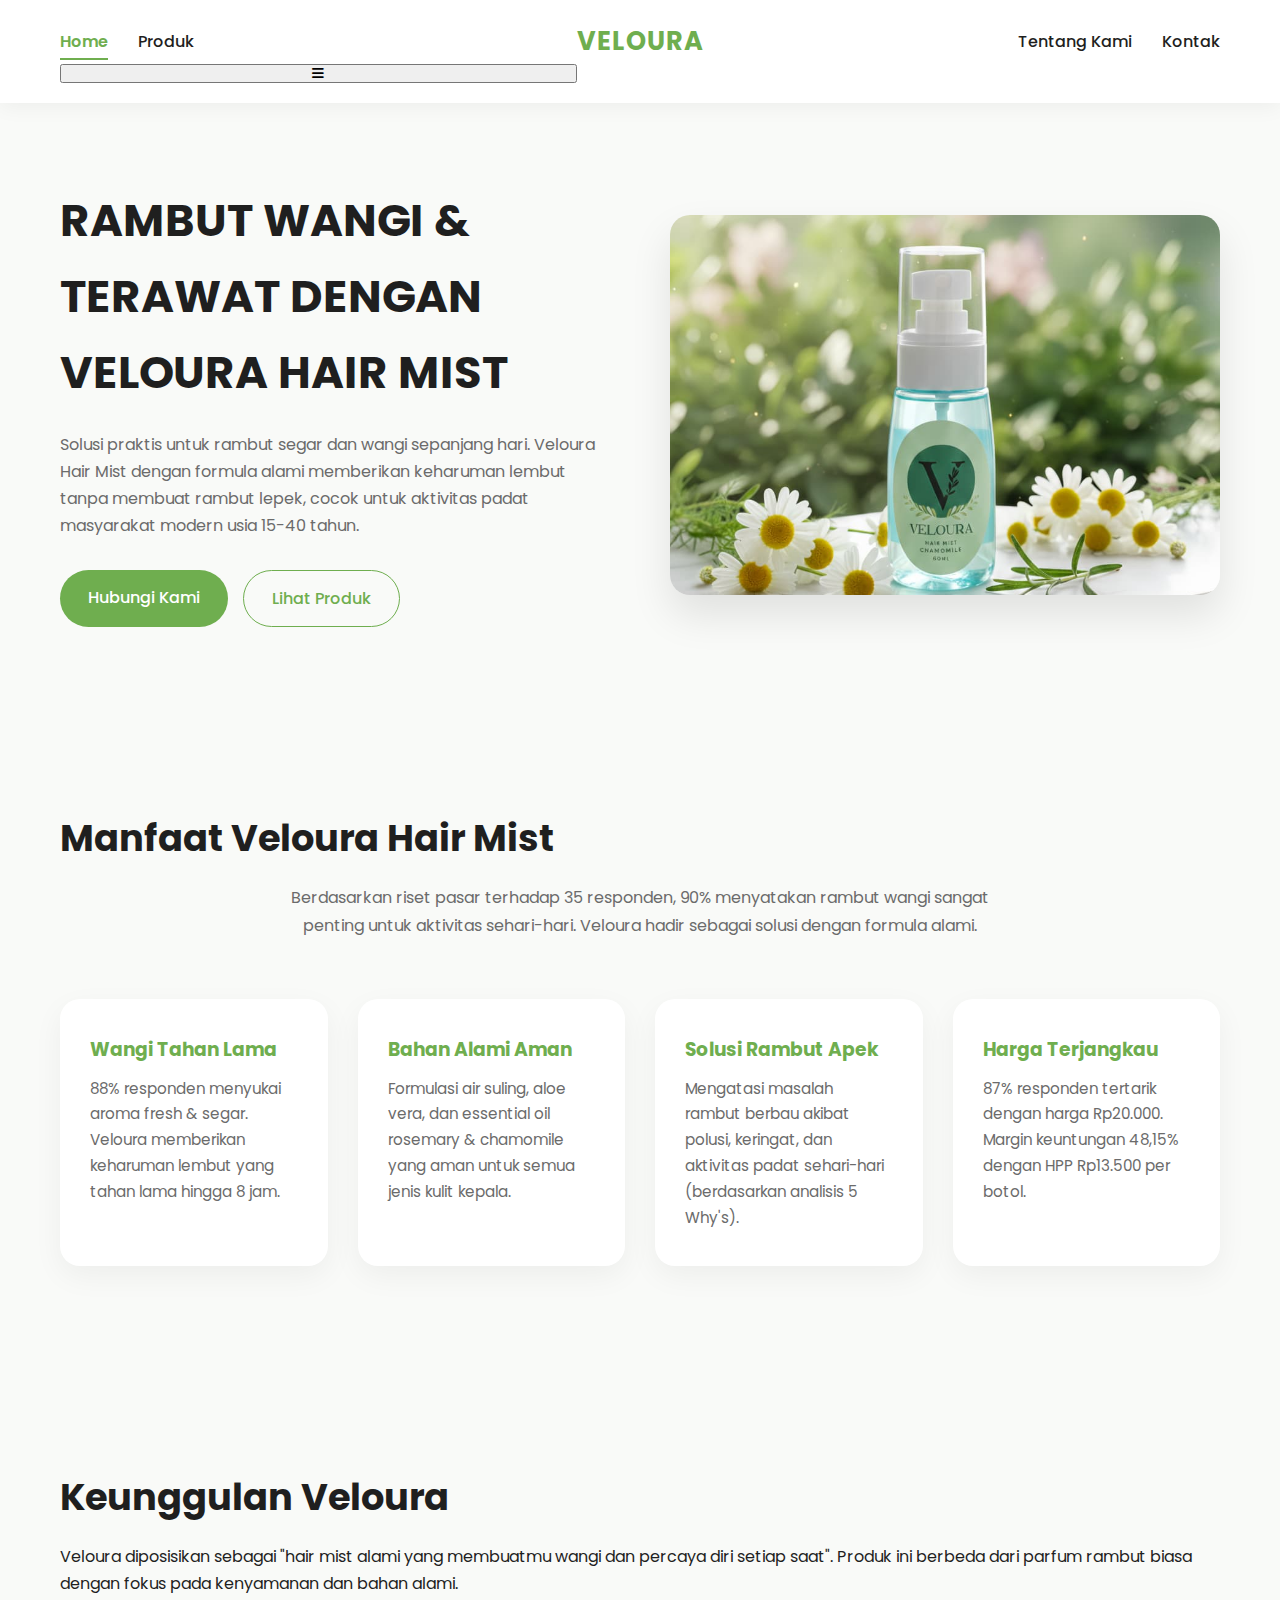
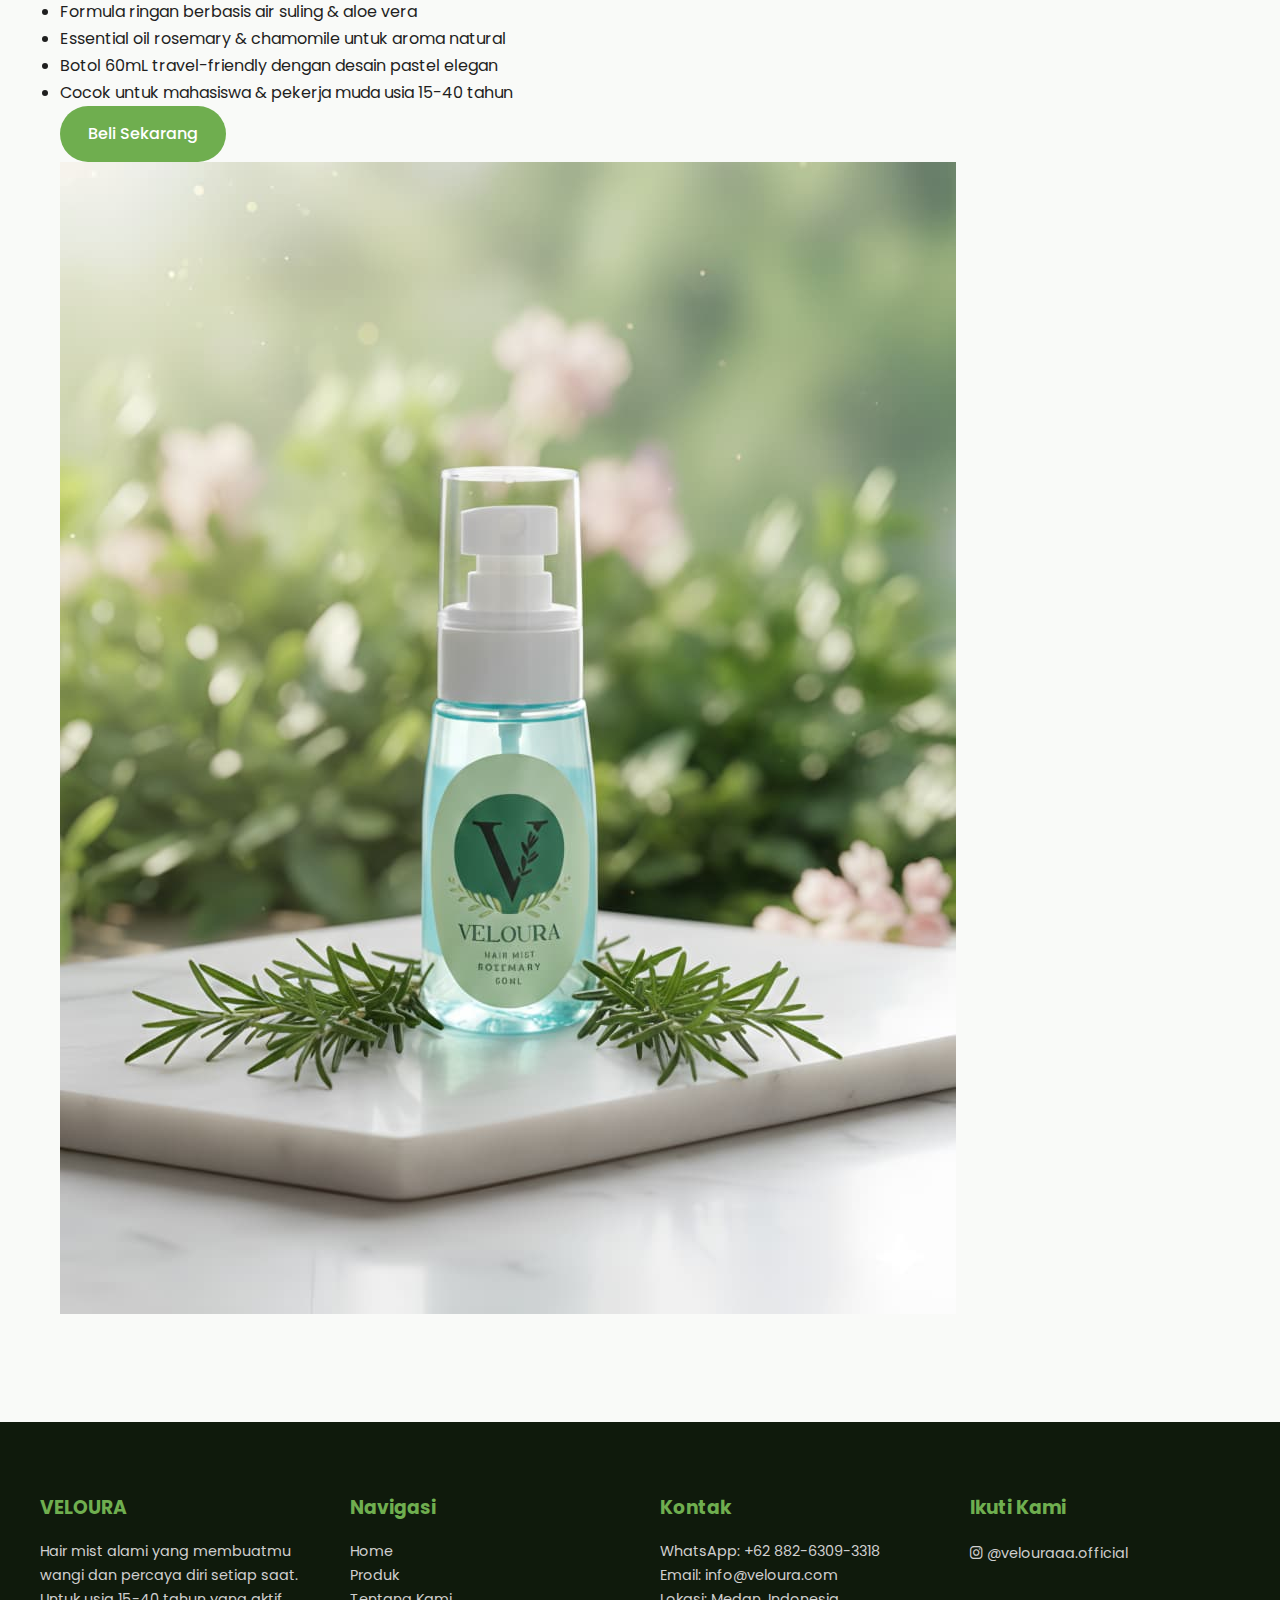
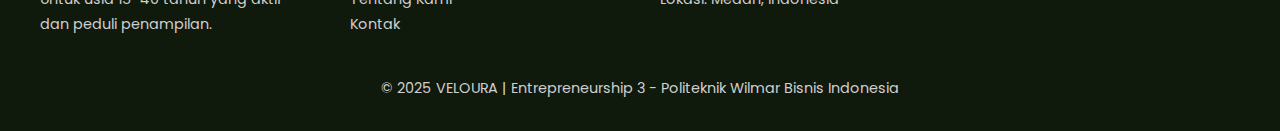
<file: index.html>
<!DOCTYPE html>
<html lang="id">
<head>
  <meta charset="UTF-8" />
  <meta name="viewport" content="width=device-width, initial-scale=1.0" />
  <title>VELOURA | Hair Mist Premium</title>
  <link rel="stylesheet" href="style.css">
  <link href="https://fonts.googleapis.com/css2?family=Poppins:wght@300;400;500;600;700&display=swap" rel="stylesheet">
  <link rel="stylesheet" href="https://cdnjs.cloudflare.com/ajax/libs/font-awesome/6.5.0/css/all.min.css">
</head>
<body>
  <header>
    <div class="navbar container">
      <div class="nav-left">
        <a href="index.html" class="active">Home</a>
        <a href="produk.html">Produk</a>
      </div>
      <div class="logo">VELOURA</div>
      <div class="nav-right">
        <a href="tentang_kami.html">Tentang Kami</a>
        <a href="kontak.html">Kontak</a>
      </div>
    </div>
  </header>

  <main>
    <section class="hero">
      <div class="hero-content">
        <h1>RAMBUT WANGI & TERAWAT DENGAN VELOURA HAIR MIST</h1>
        <p>Solusi praktis untuk rambut segar dan wangi sepanjang hari. Veloura Hair Mist dengan formula alami memberikan keharuman lembut tanpa membuat rambut lepek, cocok untuk aktivitas padat masyarakat modern usia 15-40 tahun.</p>
        <div class="hero-buttons">
          <a href="kontak.html" class="btn btn-primary">Hubungi Kami</a>
          <a href="produk.html" class="btn btn-outline">Lihat Produk</a>
        </div>
      </div>

      <div class="slideshow">
        <div class="slide active"><img src="img/Produk 1.jpeg" alt="Veloura Hair Mist"></div>
        <div class="slide"><img src="img/Produk 2.jpeg" alt="Veloura Hair Mist"></div>
      </div>
    </section>

    <section class="section container">
      <h2 class="section-title">Manfaat Veloura Hair Mist</h2>
      <p class="section-subtitle">Berdasarkan riset pasar terhadap 35 responden, 90% menyatakan rambut wangi sangat penting untuk aktivitas sehari-hari. Veloura hadir sebagai solusi dengan formula alami.</p>

      <div class="card-grid">
        <div class="card">
          <h3>Wangi Tahan Lama</h3>
          <p>88% responden menyukai aroma fresh & segar. Veloura memberikan keharuman lembut yang tahan lama hingga 8 jam.</p>
        </div>
        <div class="card">
          <h3>Bahan Alami Aman</h3>
          <p>Formulasi air suling, aloe vera, dan essential oil rosemary & chamomile yang aman untuk semua jenis kulit kepala.</p>
        </div>
        <div class="card">
          <h3>Solusi Rambut Apek</h3>
          <p>Mengatasi masalah rambut berbau akibat polusi, keringat, dan aktivitas padat sehari-hari (berdasarkan analisis 5 Why's).</p>
        </div>
        <div class="card">
          <h3>Harga Terjangkau</h3>
          <p>87% responden tertarik dengan harga Rp20.000. Margin keuntungan 48,15% dengan HPP Rp13.500 per botol.</p>
        </div>
      </div>
    </section>

    <section class="section container aroma-section">
      <div class="aroma-content">
        <h2 class="section-title">Keunggulan Veloura</h2>
        <p>Veloura diposisikan sebagai "hair mist alami yang membuatmu wangi dan percaya diri setiap saat". Produk ini berbeda dari parfum rambut biasa dengan fokus pada kenyamanan dan bahan alami.</p>
        <ul>
          <li>Formula ringan berbasis air suling & aloe vera</li>
          <li>Essential oil rosemary & chamomile untuk aroma natural</li>
          <li>Botol 60mL travel-friendly dengan desain pastel elegan</li>
          <li>Cocok untuk mahasiswa & pekerja muda usia 15-40 tahun</li>
        </ul>
        <a href="produk.html" class="btn btn-primary mt-30">Beli Sekarang</a>
      </div>
      <div class="aroma-image">
        <img src="img/Produk 2.jpeg" alt="Veloura Hair Mist">
      </div>
    </section>
  </main>

  <footer>
    <div class="footer-content container">
      <div>
        <h3>VELOURA</h3>
        <p>Hair mist alami yang membuatmu wangi dan percaya diri setiap saat. Untuk usia 15-40 tahun yang aktif dan peduli penampilan.</p>
      </div>
      <div>
        <h3>Navigasi</h3>
        <p><a href="index.html">Home</a></p>
        <p><a href="produk.html">Produk</a></p>
        <p><a href="tentang_kami.html">Tentang Kami</a></p>
        <p><a href="kontak.html">Kontak</a></p>
      </div>
      <div>
        <h3>Kontak</h3>
        <p>WhatsApp: +62 882-6309-3318</p>
        <p>Email: info@veloura.com</p>
        <p>Lokasi: Medan, Indonesia</p>
      </div>
      <div>
        <h3>Ikuti Kami</h3>
        <a href="https://www.instagram.com/velouraaa.official/"><i class="fab fa-instagram"></i> @velouraaa.official</a>
      </div>
    </div>
    <div class="footer-bottom container">
      <p>© 2025 VELOURA | Entrepreneurship 3 - Politeknik Wilmar Bisnis Indonesia</p>
    </div>
  </footer>

  <script>
    // Slideshow
    const slides = document.querySelectorAll('.slide');
    let index = 0;
    setInterval(() => {
      slides[index].classList.remove('active');
      index = (index + 1) % slides.length;
      slides[index].classList.add('active');
    }, 4000);
    
    // Set active nav
    const currentPage = window.location.pathname.split('/').pop();
    document.querySelectorAll('.navbar a').forEach(link => {
      if (link.getAttribute('href') === currentPage || 
          (currentPage === '' && link.getAttribute('href') === 'index.html')) {
        link.classList.add('active');
      }
    });

    // Mobile menu toggle
    const menuToggle = document.createElement('button');
    menuToggle.className = 'menu-toggle';
    menuToggle.innerHTML = '<i class="fas fa-bars"></i>';
    menuToggle.setAttribute('aria-label', 'Toggle menu');
    
    // Tambahkan menu toggle ke navbar
    const navbar = document.querySelector('.navbar');
    if (navbar) {
      navbar.appendChild(menuToggle);
      
      // Toggle menu mobile
      menuToggle.addEventListener('click', function() {
        const navLeft = document.querySelector('.nav-left');
        const navRight = document.querySelector('.nav-right');
        
        navLeft.classList.toggle('active');
        navRight.classList.toggle('active');
        
        // Ganti icon
        const icon = this.querySelector('i');
        if (navLeft.classList.contains('active')) {
          icon.className = 'fas fa-times';
          this.setAttribute('aria-expanded', 'true');
        } else {
          icon.className = 'fas fa-bars';
          this.setAttribute('aria-expanded', 'false');
        }
      });
      
      // Tutup menu saat klik di luar
      document.addEventListener('click', function(event) {
        const navLeft = document.querySelector('.nav-left');
        const navRight = document.querySelector('.nav-right');
        const menuToggle = document.querySelector('.menu-toggle');
        
        if (!navbar.contains(event.target) && navLeft && navLeft.classList.contains('active')) {
          navLeft.classList.remove('active');
          navRight.classList.remove('active');
          menuToggle.querySelector('i').className = 'fas fa-bars';
          menuToggle.setAttribute('aria-expanded', 'false');
        }
      });
      
      // Tutup menu saat klik link
      document.querySelectorAll('.nav-left a, .nav-right a').forEach(link => {
        link.addEventListener('click', function() {
          const navLeft = document.querySelector('.nav-left');
          const navRight = document.querySelector('.nav-right');
          const menuToggle = document.querySelector('.menu-toggle');
          
          if (window.innerWidth <= 768) {
            navLeft.classList.remove('active');
            navRight.classList.remove('active');
            menuToggle.querySelector('i').className = 'fas fa-bars';
            menuToggle.setAttribute('aria-expanded', 'false');
          }
        });
      });
    }
  </script>
</body>
</html>
</file>
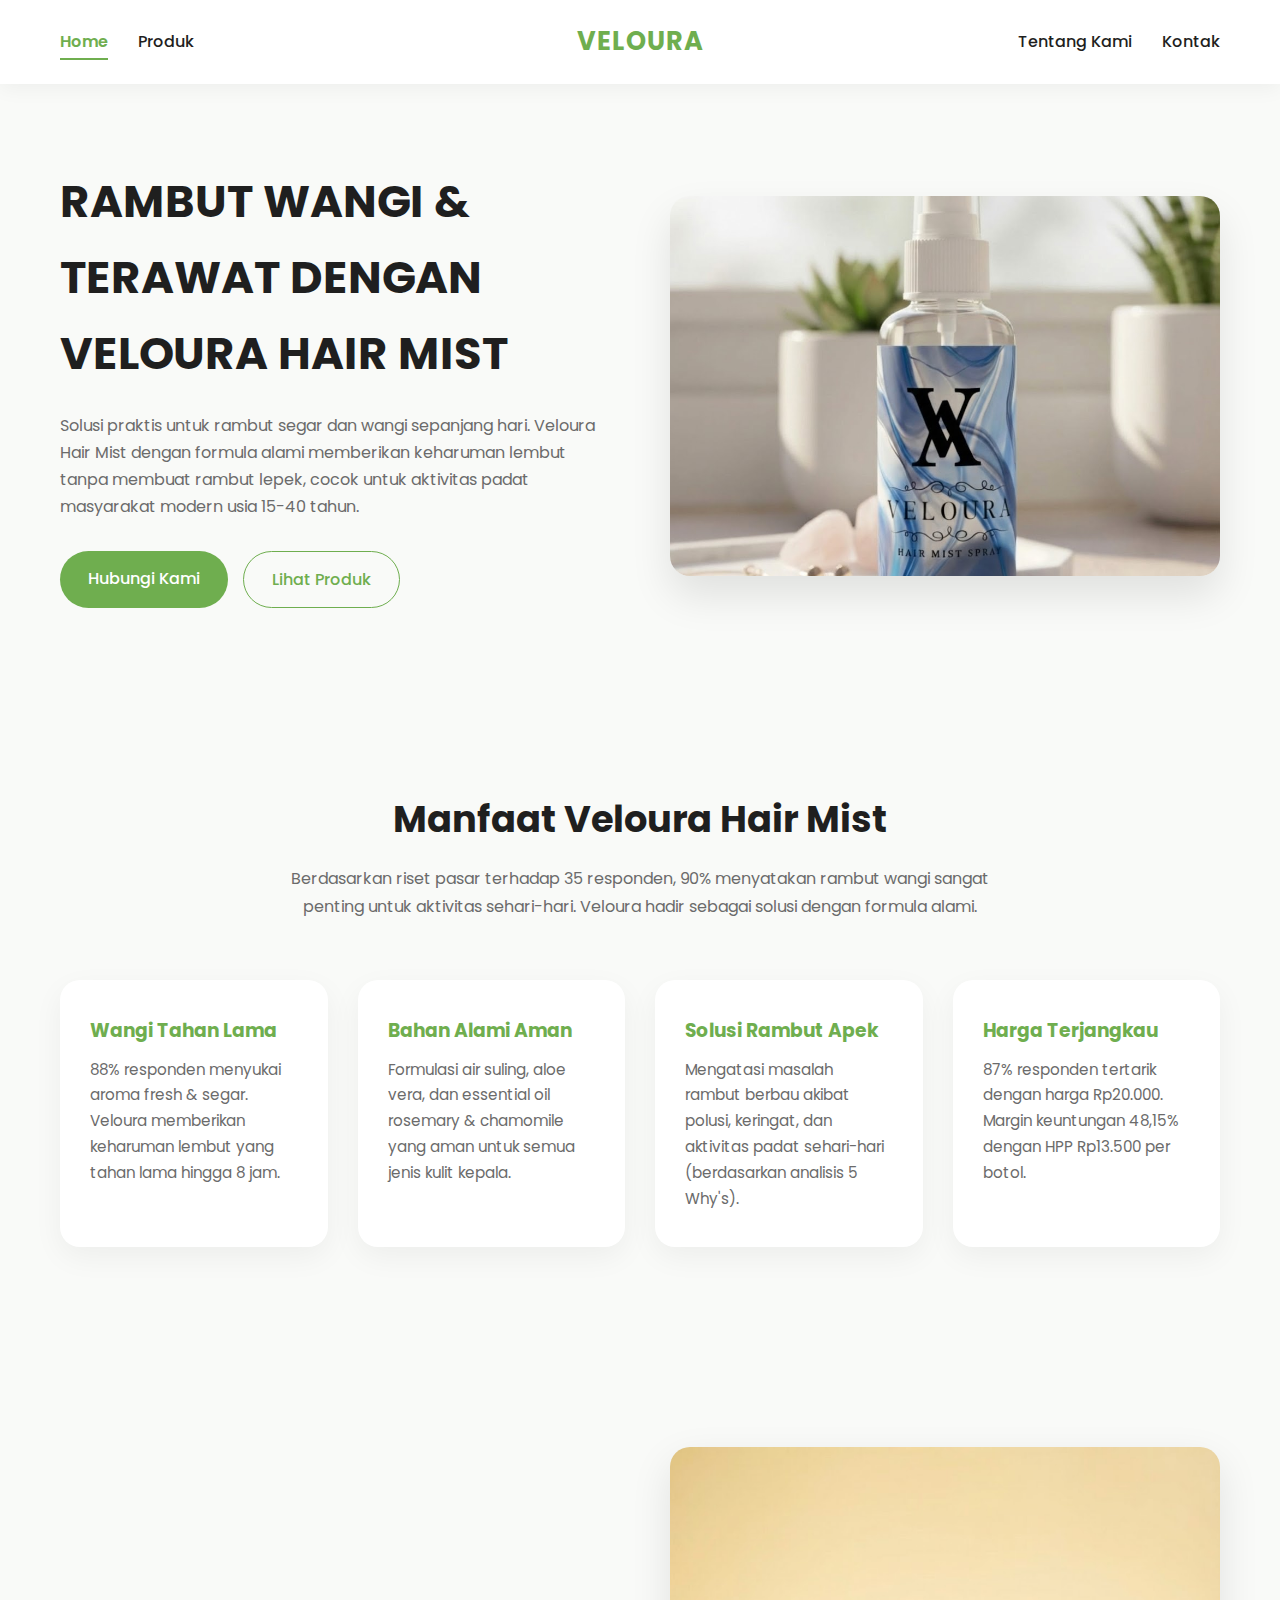
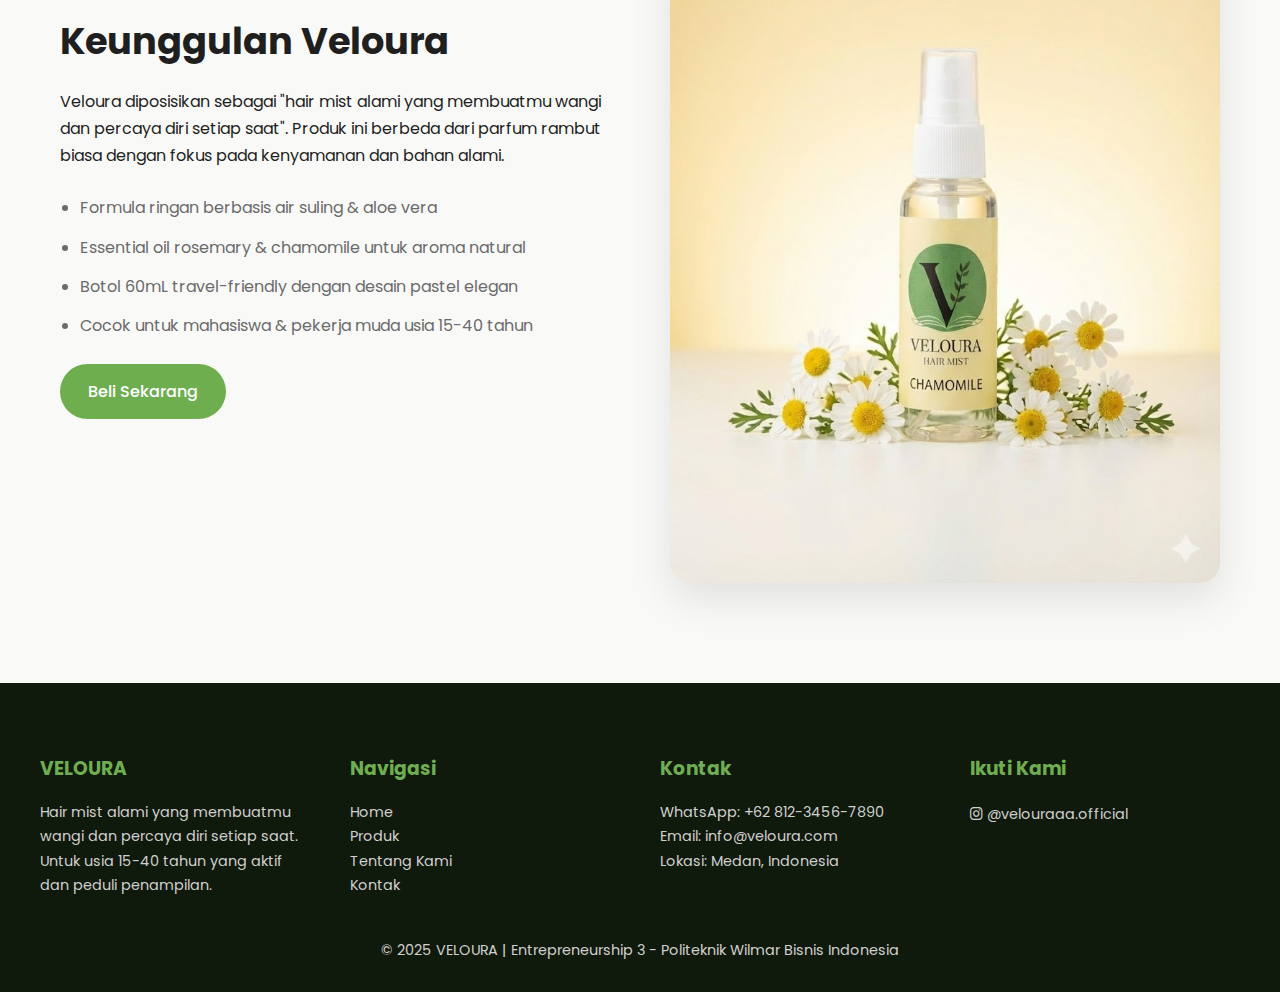
<file: Website Veloura/index.html>
<!DOCTYPE html>
<html lang="id">
<head>
  <meta charset="UTF-8" />
  <meta name="viewport" content="width=device-width, initial-scale=1.0" />
  <title>VELOURA | Hair Mist Premium</title>
  <link rel="stylesheet" href="style.css">
  <link href="https://fonts.googleapis.com/css2?family=Poppins:wght@300;400;500;600;700&display=swap" rel="stylesheet">
  <link rel="stylesheet" href="https://cdnjs.cloudflare.com/ajax/libs/font-awesome/6.5.0/css/all.min.css">
</head>
<body>
  <header>
    <div class="navbar">
      <div class="nav-left">
        <a href="index.html" class="active">Home</a>
        <a href="produk.html">Produk</a>
      </div>
      <div class="logo">VELOURA</div>
      <div class="nav-right">
        <a href="tentang_kami.html">Tentang Kami</a>
        <a href="kontak.html">Kontak</a>
      </div>
    </div>
  </header>

  <section class="hero">
    <div>
      <h1>RAMBUT WANGI & TERAWAT DENGAN VELOURA HAIR MIST</h1>
      <p>Solusi praktis untuk rambut segar dan wangi sepanjang hari. Veloura Hair Mist dengan formula alami memberikan keharuman lembut tanpa membuat rambut lepek, cocok untuk aktivitas padat masyarakat modern usia 15-40 tahun.</p>
      <div class="hero-buttons">
        <a href="kontak.html" class="btn btn-primary">Hubungi Kami</a>
        <a href="produk.html" class="btn btn-outline">Lihat Produk</a>
      </div>
    </div>

    <div class="slideshow">
      <div class="slide active"><img src="img/Produk 1.jpg" alt="Veloura Hair Mist"></div>
      <div class="slide"><img src="img/Produk 2.jpg" alt="Veloura Hair Mist"></div>
      <div class="slide"><img src="img/Produk 3.jpg" alt="Veloura Hair Mist"></div>
    </div>
  </section>

  <section>
    <h1 class="section-title" style="text-align: center;">Manfaat Veloura Hair Mist</h1>
    <p class="section-subtitle">Berdasarkan riset pasar terhadap 35 responden, 90% menyatakan rambut wangi sangat penting untuk aktivitas sehari-hari. Veloura hadir sebagai solusi dengan formula alami.</p>

    <div class="card-grid">
      <div class="card">
        <h3>Wangi Tahan Lama</h3>
        <p>88% responden menyukai aroma fresh & segar. Veloura memberikan keharuman lembut yang tahan lama hingga 8 jam.</p>
      </div>
      <div class="card">
        <h3>Bahan Alami Aman</h3>
        <p>Formulasi air suling, aloe vera, dan essential oil rosemary & chamomile yang aman untuk semua jenis kulit kepala.</p>
      </div>
      <div class="card">
        <h3>Solusi Rambut Apek</h3>
        <p>Mengatasi masalah rambut berbau akibat polusi, keringat, dan aktivitas padat sehari-hari (berdasarkan analisis 5 Why's).</p>
      </div>
      <div class="card">
        <h3>Harga Terjangkau</h3>
        <p>87% responden tertarik dengan harga Rp20.000. Margin keuntungan 48,15% dengan HPP Rp13.500 per botol.</p>
      </div>
    </div>
  </section>

  <section class="aroma">
    <div>
      <h1 class="section-title">Keunggulan Veloura</h1>
      <p>Veloura diposisikan sebagai "hair mist alami yang membuatmu wangi dan percaya diri setiap saat". Produk ini berbeda dari parfum rambut biasa dengan fokus pada kenyamanan dan bahan alami.</p>
      <ul>
        <li>Formula ringan berbasis air suling & aloe vera</li>
        <li>Essential oil rosemary & chamomile untuk aroma natural</li>
        <li>Botol 60mL travel-friendly dengan desain pastel elegan</li>
        <li>Cocok untuk mahasiswa & pekerja muda usia 15-40 tahun</li>
      </ul>
      <a href="produk.html" class="btn btn-primary">Beli Sekarang</a>
    </div>
    <img src="img/Produk 3.jpg" alt="Veloura Hair Mist">
  </section>

  <footer>
    <div class="footer-content">
      <div>
        <h3>VELOURA</h3>
        <p>Hair mist alami yang membuatmu wangi dan percaya diri setiap saat. Untuk usia 15-40 tahun yang aktif dan peduli penampilan.</p>
      </div>
      <div>
        <h3>Navigasi</h3>
        <p><a href="index.html">Home</a></p>
        <p><a href="produk.html">Produk</a></p>
        <p><a href="tentang_kami.html">Tentang Kami</a></p>
        <p><a href="kontak.html">Kontak</a></p>
      </div>
      <div>
        <h3>Kontak</h3>
        <p>WhatsApp: +62 812-3456-7890</p>
        <p>Email: info@veloura.com</p>
        <p>Lokasi: Medan, Indonesia</p>
      </div>
      <div>
        <h3>Ikuti Kami</h3>
        <a href="https://www.instagram.com/velouraaa.official/"><i class="fab fa-instagram"></i> @velouraaa.official</a>
      </div>
    </div>
    <div class="footer-bottom">
      <p>© 2025 VELOURA | Entrepreneurship 3 - Politeknik Wilmar Bisnis Indonesia</p>
    </div>
  </footer>

  <script>
    const slides = document.querySelectorAll('.slide');
    let index = 0;
    setInterval(() => {
      slides[index].classList.remove('active');
      index = (index + 1) % slides.length;
      slides[index].classList.add('active');
    }, 4000);
    
    // Set active nav
    const currentPage = window.location.pathname.split('/').pop();
    document.querySelectorAll('.navbar a').forEach(link => {
      if (link.getAttribute('href') === currentPage || 
          (currentPage === '' && link.getAttribute('href') === 'index.html')) {
        link.classList.add('active');
      }
    });
  </script>
</body>
</html>
</file>
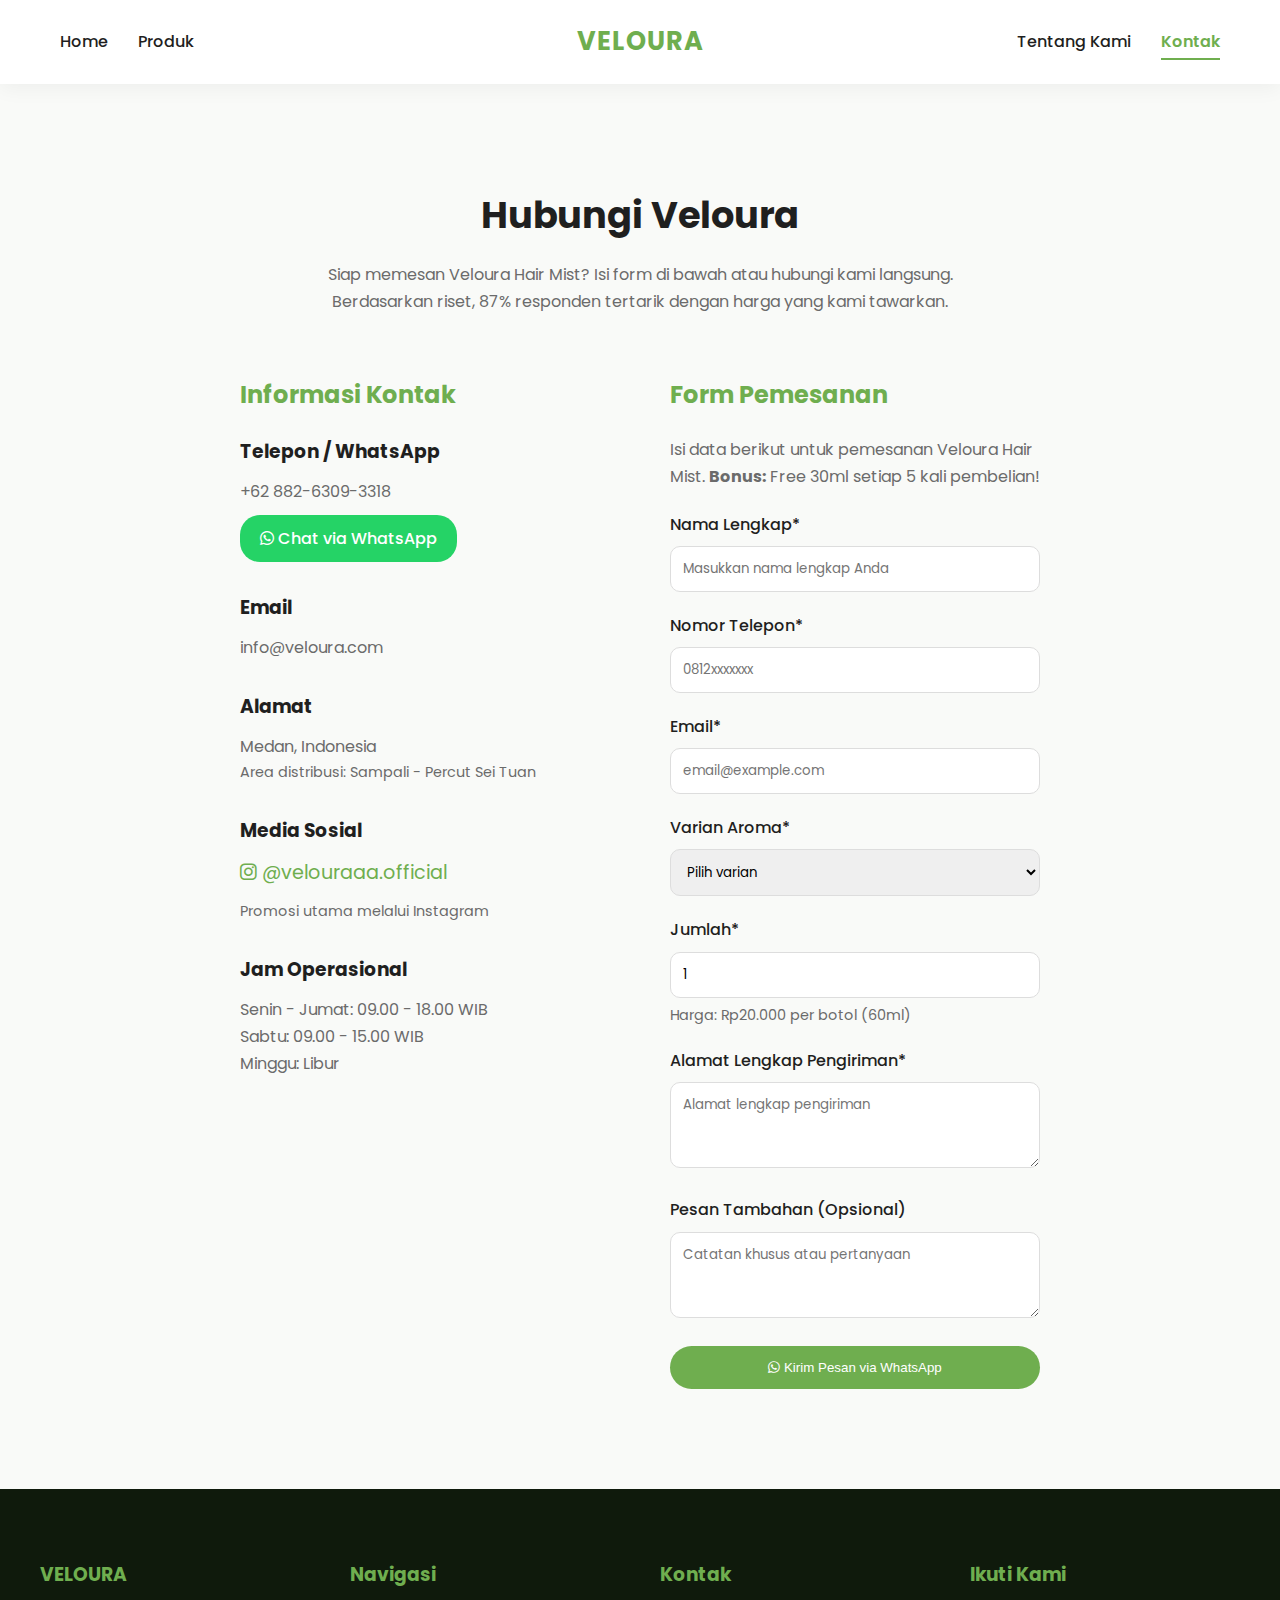
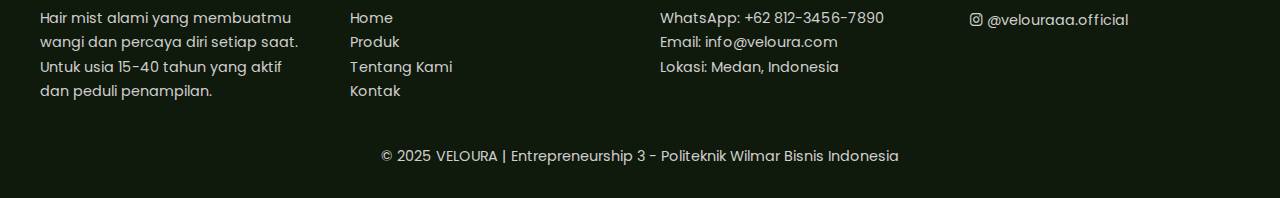
<file: kontak.html>
<!DOCTYPE html>
<html lang="id">
<head>
  <meta charset="UTF-8" />
  <meta name="viewport" content="width=device-width, initial-scale=1.0" />
  <title>Kontak | VELOURA</title>
  <link rel="stylesheet" href="style.css">
  <link href="https://fonts.googleapis.com/css2?family=Poppins:wght@300;400;500;600;700&display=swap" rel="stylesheet">
  <link rel="stylesheet" href="https://cdnjs.cloudflare.com/ajax/libs/font-awesome/6.5.0/css/all.min.css">
</head>
<body>
  <header>
    <div class="navbar">
      <div class="nav-left">
        <a href="index.html">Home</a>
        <a href="produk.html">Produk</a>
      </div>
      <div class="logo">VELOURA</div>
      <div class="nav-right">
        <a href="tentang_kami.html">Tentang Kami</a>
        <a href="kontak.html" class="active">Kontak</a>
      </div>
    </div>
  </header>

  <main>
    <section style="padding: 100px 20px;">
      <h1 class="section-title" style="text-align: center;">Hubungi Veloura</h1>
      <p class="section-subtitle">Siap memesan Veloura Hair Mist? Isi form di bawah atau hubungi kami langsung. Berdasarkan riset, 87% responden tertarik dengan harga yang kami tawarkan.</p>
      
      <div style="max-width: 800px; margin: auto; display: grid; grid-template-columns: 1fr 1fr; gap: 60px;">
        <div>
          <h2 style="color: var(--primary); margin-bottom: 20px;">Informasi Kontak</h2>
          <div style="margin-bottom: 30px;">
            <h3 style="color: var(--dark); margin-bottom: 10px;">Telepon / WhatsApp</h3>
            <p style="color: var(--gray);">+62 882-6309-3318</p>
            <a href="https://wa.me/6288263093318" class="btn" style="background: #25D366; color: white; padding: 10px 20px; border-radius: 20px; display: inline-block; margin-top: 10px;">
              <i class="fab fa-whatsapp"></i> Chat via WhatsApp
            </a>
          </div>
          <div style="margin-bottom: 30px;">
            <h3 style="color: var(--dark); margin-bottom: 10px;">Email</h3>
            <p style="color: var(--gray);">info@veloura.com</p>
          </div>
          <div style="margin-bottom: 30px;">
            <h3 style="color: var(--dark); margin-bottom: 10px;">Alamat</h3>
            <p style="color: var(--gray);">Medan, Indonesia</p>
            <p style="color: var(--gray); font-size: 0.9rem;">Area distribusi: Sampali - Percut Sei Tuan</p>
          </div>
          <div style="margin-bottom: 30px;">
            <h3 style="color: var(--dark); margin-bottom: 10px;">Media Sosial</h3>
            <a href="https://www.instagram.com/velouraaa.official/" style="font-size: 1.2rem; color: var(--primary); display: block; margin-bottom: 10px;">
              <i class="fab fa-instagram"></i> @velouraaa.official
            </a>
            <p style="color: var(--gray); font-size: 0.9rem;">Promosi utama melalui Instagram</p>
          </div>
          <div>
            <h3 style="color: var(--dark); margin-bottom: 10px;">Jam Operasional</h3>
            <p style="color: var(--gray);">Senin - Jumat: 09.00 - 18.00 WIB</p>
            <p style="color: var(--gray);">Sabtu: 09.00 - 15.00 WIB</p>
            <p style="color: var(--gray);">Minggu: Libur</p>
          </div>
        </div>
        
        <div>
          <h2 style="color: var(--primary); margin-bottom: 20px;">Form Pemesanan</h2>
          <p style="color: var(--gray); margin-bottom: 20px;">Isi data berikut untuk pemesanan Veloura Hair Mist. <strong>Bonus:</strong> Free 30ml setiap 5 kali pembelian!</p>
          
          <form style="display: flex; flex-direction: column; gap: 20px;" onsubmit="return submitForm()">
            <div>
              <label style="display: block; margin-bottom: 8px; color: var(--dark); font-weight: 500;">Nama Lengkap*</label>
              <input type="text" id="nama" style="width: 100%; padding: 12px; border: 1px solid #ddd; border-radius: 10px; font-family: 'Poppins', sans-serif;" placeholder="Masukkan nama lengkap Anda" required>
            </div>
            <div>
              <label style="display: block; margin-bottom: 8px; color: var(--dark); font-weight: 500;">Nomor Telepon*</label>
              <input type="tel" id="telepon" style="width: 100%; padding: 12px; border: 1px solid #ddd; border-radius: 10px; font-family: 'Poppins', sans-serif;" placeholder="0812xxxxxxx" required>
            </div>
            <div>
              <label style="display: block; margin-bottom: 8px; color: var(--dark); font-weight: 500;">Email*</label>
              <input type="email" id="email" style="width: 100%; padding: 12px; border: 1px solid #ddd; border-radius: 10px; font-family: 'Poppins', sans-serif;" placeholder="email@example.com" required>
            </div>
            <div>
              <label style="display: block; margin-bottom: 8px; color: var(--dark); font-weight: 500;">Varian Aroma*</label>
              <select id="varian" style="width: 100%; padding: 12px; border: 1px solid #ddd; border-radius: 10px; font-family: 'Poppins', sans-serif;" required>
                <option value="">Pilih varian</option>
                <option value="Chamomile Dreams">Chamomile Dreams</option>
                <option value="Rosemary Garden">Rosemary Garden</option>
              </select>
            </div>
            <div>
              <label style="display: block; margin-bottom: 8px; color: var(--dark); font-weight: 500;">Jumlah*</label>
              <input type="number" id="jumlah" min="1" value="1" style="width: 100%; padding: 12px; border: 1px solid #ddd; border-radius: 10px; font-family: 'Poppins', sans-serif;" required>
              <p style="color: var(--gray); font-size: 0.9rem; margin-top: 5px;">Harga: Rp20.000 per botol (60ml)</p>
            </div>
            <div>
              <label style="display: block; margin-bottom: 8px; color: var(--dark); font-weight: 500;">Alamat Lengkap Pengiriman*</label>
              <textarea id="alamat" rows="3" style="width: 100%; padding: 12px; border: 1px solid #ddd; border-radius: 10px; font-family: 'Poppins', sans-serif;" placeholder="Alamat lengkap pengiriman" required></textarea>
            </div>
            <div>
              <label style="display: block; margin-bottom: 8px; color: var(--dark); font-weight: 500;">Pesan Tambahan (Opsional)</label>
              <textarea id="pesan" rows="3" style="width: 100%; padding: 12px; border: 1px solid #ddd; border-radius: 10px; font-family: 'Poppins', sans-serif;" placeholder="Catatan khusus atau pertanyaan"></textarea>
            </div>
            <button type="submit" class="btn btn-primary" style="width: 100%;">
              <i class="fab fa-whatsapp"></i> Kirim Pesan via WhatsApp
            </button>
          </form>
        </div>
      </div>
    </section>
  </main>

  <footer>
    <div class="footer-content">
      <div>
        <h3>VELOURA</h3>
        <p>Hair mist alami yang membuatmu wangi dan percaya diri setiap saat. Untuk usia 15-40 tahun yang aktif dan peduli penampilan.</p>
      </div>
      <div>
        <h3>Navigasi</h3>
        <p><a href="index.html">Home</a></p>
        <p><a href="produk.html">Produk</a></p>
        <p><a href="tentang_kami.html">Tentang Kami</a></p>
        <p><a href="kontak.html">Kontak</a></p>
      </div>
      <div>
        <h3>Kontak</h3>
        <p>WhatsApp: +62 812-3456-7890</p>
        <p>Email: info@veloura.com</p>
        <p>Lokasi: Medan, Indonesia</p>
      </div>
      <div>
        <h3>Ikuti Kami</h3>
        <a href="https://www.instagram.com/velouraaa.official/"><i class="fab fa-instagram"></i> @velouraaa.official</a>
      </div>
    </div>
    <div class="footer-bottom">
      <p>© 2025 VELOURA | Entrepreneurship 3 - Politeknik Wilmar Bisnis Indonesia</p>
    </div>
  </footer>
  
  <script>
    function submitForm() {
      const nama = document.getElementById('nama').value;
      const telepon = document.getElementById('telepon').value;
      const email = document.getElementById('email').value;
      const varian = document.getElementById('varian').value;
      const jumlah = document.getElementById('jumlah').value;
      const alamat = document.getElementById('alamat').value;
      const pesan = document.getElementById('pesan').value;
      
      const totalHarga = jumlah * 20000;
      
      const message = `Halo Veloura! Saya ingin memesan:
      
Nama: ${nama}
Telepon: ${telepon}
Email: ${email}
Varian: ${varian}
Jumlah: ${jumlah} botol
Total: Rp${totalHarga.toLocaleString()}
Alamat: ${alamat}
${pesan ? `Pesan: ${pesan}` : ''}

Saya telah mengisi form di website Veloura.`;
      
      const whatsappUrl = `https://wa.me/088263093318?text=${encodeURIComponent(message)}`;
      window.open(whatsappUrl, '_blank');
      return false;
    }
    
    // Set active nav
    document.querySelectorAll('.navbar a').forEach(link => {
      if (link.getAttribute('href') === 'kontak.html') {
        link.classList.add('active');
      }
    });
  </script>
</body>
</html>
</file>
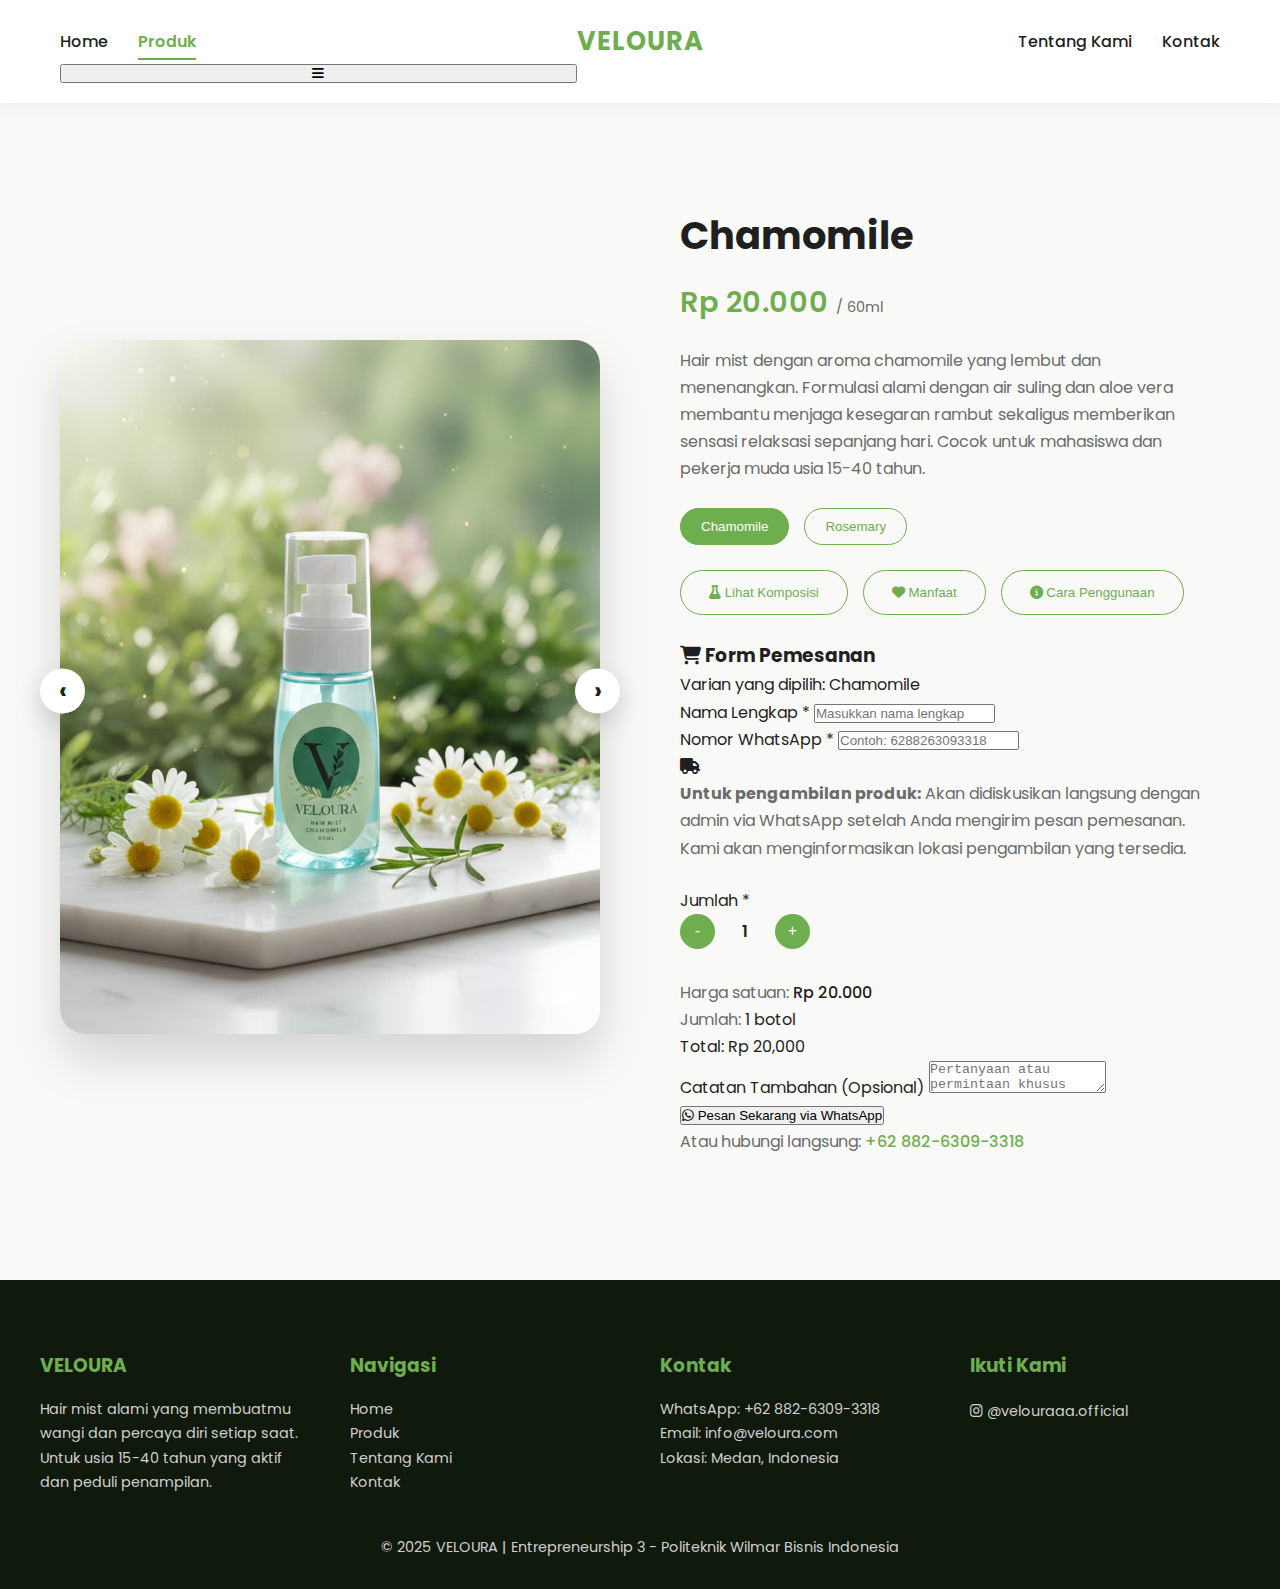
<file: produk.html>
<!DOCTYPE html>
<html lang="id">
<head>
  <meta charset="UTF-8" />
  <meta name="viewport" content="width=device-width, initial-scale=1.0" />
  <title>Produk | VELOURA</title>
  <link rel="stylesheet" href="style.css">
  <link href="https://fonts.googleapis.com/css2?family=Poppins:wght@300;400;500;600;700&display=swap" rel="stylesheet">
  <link rel="stylesheet" href="https://cdnjs.cloudflare.com/ajax/libs/font-awesome/6.5.0/css/all.min.css">
</head>
<body>
  <header>
    <div class="navbar container">
      <div class="nav-left">
        <a href="index.html">Home</a>
        <a href="produk.html" class="active">Produk</a>
      </div>
      <div class="logo">VELOURA</div>
      <div class="nav-right">
        <a href="tentang_kami.html">Tentang Kami</a>
        <a href="kontak.html">Kontak</a>
      </div>
    </div>
  </header>

  <main>
    <section class="product container">
      <div class="product-image">
        <span class="arrow left" onclick="prevVariant()">‹</span>
        <img id="productImg" src="img/Produk 1.jpeg" alt="Veloura Hair Mist">
        <span class="arrow right" onclick="nextVariant()">›</span>
      </div>

      <div class="product-info">
        <h1 id="variantName">Chamomile</h1>
        <div class="price">
          <span id="price">Rp 20.000</span>
          <small>/ 60ml</small>
        </div>
        
        <p id="variantDesc">Hair mist dengan aroma chamomile yang lembut dan menenangkan. Formulasi alami dengan air suling dan aloe vera membantu menjaga kesegaran rambut sekaligus memberikan sensasi relaksasi sepanjang hari. Cocok untuk mahasiswa dan pekerja muda usia 15-40 tahun.</p>

        <!-- Tombol pilihan varian -->
        <div class="variant">
          <button class="active" onclick="setVariant(0)">Chamomile</button>
          <button onclick="setVariant(1)">Rosemary</button>
        </div>

        <!-- Tombol informasi produk -->
        <div class="action-buttons">
          <button class="btn btn-outline btn-sm" onclick="toggleExtra('komposisi')">
            <i class="fas fa-flask"></i> Lihat Komposisi
          </button>
          <button class="btn btn-outline btn-sm" onclick="toggleExtra('manfaat')">
            <i class="fas fa-heart"></i> Manfaat
          </button>
          <button class="btn btn-outline btn-sm" onclick="toggleExtra('penggunaan')">
            <i class="fas fa-info-circle"></i> Cara Penggunaan
          </button>
        </div>

        <!-- Informasi tambahan -->
        <div id="komposisi" class="extra">
          <h4><i class="fas fa-flask"></i> Komposisi Alami:</h4>
          <ul>
            <li>Air Suling (MX Filter)</li>
            <li>Aloe Vera Extract (Kimia Jaya Abadi)</li>
            <li>Essential Oil Chamomile/Rosemary (Mix Max Store)</li>
            <li>Alkohol Food Grade (Parfumktai)</li>
          </ul>
          <p><small>*Tidak mengandung alkohol tinggi, paraben, atau sulfat</small></p>
        </div>
        
        <div id="manfaat" class="extra">
          <h4><i class="fas fa-heart"></i> Manfaat Veloura Hair Mist:</h4>
          <ul>
            <li>Menghilangkan bau apek pada rambut (71,4% responden menginginkan)</li>
            <li>Memberikan aroma segar & lembut tahan lama (88,6% preferensi responden)</li>
            <li>Melembutkan rambut (77,1% responden menginginkan)</li>
            <li>Melindungi dari polusi & sinar matahari</li>
            <li>Meningkatkan kepercayaan diri untuk aktivitas sehari-hari</li>
          </ul>
        </div>
        
        <div id="penggunaan" class="extra">
          <h4><i class="fas fa-info-circle"></i> Cara Penggunaan:</h4>
          <ol>
            <li>Kocok botol sebelum digunakan</li>
            <li>Semprotkan dari jarak 10-15 cm pada rambut kering atau setengah lembap</li>
            <li>Ratakan dengan jari atau sisir</li>
            <li>Gunakan 2-3 kali semprotan untuk hasil optimal</li>
            <li>Dapat digunakan kapan saja: setelah keramas, sebelum beraktivitas, atau saat rambut terasa apek</li>
          </ol>
        </div>

        <!-- FORM PEMESANAN TERINTEGRASI -->
        <div class="order-form-section">
          <h3><i class="fas fa-shopping-cart"></i> Form Pemesanan</h3>
          
          <!-- Display varian yang sudah dipilih -->
          <div class="selected-variant-display">
            <span>Varian yang dipilih:</span>
            <span id="selectedVariantDisplay">Chamomile</span>
          </div>
          
          <form onsubmit="return submitOrderForm()">
            <div class="order-form-grid">
              <div class="form-group-sm">
                <label>Nama Lengkap *</label>
                <input type="text" class="form-control-sm" id="orderNama" placeholder="Masukkan nama lengkap" required>
              </div>
              
              <div class="form-group-sm">
                <label>Nomor WhatsApp *</label>
                <input type="tel" class="form-control-sm" id="orderWhatsApp" placeholder="Contoh: 6288263093318" required>
              </div>
            </div>
            
            <!-- Note tentang pengiriman -->
            <div class="delivery-note">
              <i class="fas fa-truck"></i>
              <p>
                <strong>Untuk pengambilan produk:</strong> Akan didiskusikan langsung dengan admin via WhatsApp 
                setelah Anda mengirim pesan pemesanan. Kami akan menginformasikan lokasi pengambilan yang tersedia.
              </p>
            </div>
            
            <!-- Jumlah dan harga -->
            <div class="price-display-wrapper">
              <div class="price-display-item">
                <div>
                  <label class="form-group-sm label">Jumlah *</label>
                  <div class="qty">
                    <button type="button" onclick="updateOrderQty(-1)">-</button>
                    <span id="orderQty">1</span>
                    <button type="button" onclick="updateOrderQty(1)">+</button>
                  </div>
                </div>
                
                <div class="price-display">
                  <div class="price-row">
                    <span style="color: var(--gray);">Harga satuan:</span>
                    <span style="font-weight: 500;">Rp 20.000</span>
                  </div>
                  <div class="price-row">
                    <span style="color: var(--gray);">Jumlah:</span>
                    <span id="displayQty">1 botol</span>
                  </div>
                  <div class="price-total">
                    <span>Total:</span>
                    <span id="orderSubtotal">Rp 20.000</span>
                  </div>
                </div>
              </div>
            </div>
            
            <div class="form-group-sm">
              <label>Catatan Tambahan (Opsional)</label>
              <textarea class="form-control-sm" id="orderCatatan" rows="2" placeholder="Pertanyaan atau permintaan khusus"></textarea>
            </div>
            
            <button type="submit" class="btn-order">
              <i class="fab fa-whatsapp"></i> Pesan Sekarang via WhatsApp
            </button>
            
            <p class="note-text">
              Atau hubungi langsung: <a href="https://wa.me/6288263093318" style="color: var(--primary); font-weight: 500;">+62 882-6309-3318</a>
            </p>
          </form>
        </div>
      </div>
    </section>
  </main>

  <footer>
    <div class="footer-content container">
      <div>
        <h3>VELOURA</h3>
        <p>Hair mist alami yang membuatmu wangi dan percaya diri setiap saat. Untuk usia 15-40 tahun yang aktif dan peduli penampilan.</p>
      </div>
      <div>
        <h3>Navigasi</h3>
        <p><a href="index.html">Home</a></p>
        <p><a href="produk.html">Produk</a></p>
        <p><a href="tentang_kami.html">Tentang Kami</a></p>
        <p><a href="kontak.html">Kontak</a></p>
      </div>
      <div>
        <h3>Kontak</h3>
        <p>WhatsApp: +62 882-6309-3318</p>
        <p>Email: info@veloura.com</p>
        <p>Lokasi: Medan, Indonesia</p>
      </div>
      <div>
        <h3>Ikuti Kami</h3>
        <a href="https://www.instagram.com/velouraaa.official/"><i class="fab fa-instagram"></i> @velouraaa.official</a>
      </div>
    </div>
    <div class="footer-bottom container">
      <p>© 2025 VELOURA | Entrepreneurship 3 - Politeknik Wilmar Bisnis Indonesia</p>
    </div>
  </footer>

  <script>
    const variants = [
      {
        name: 'Chamomile',
        img: 'img/Produk 1.jpeg',
        desc: 'Hair mist dengan aroma chamomile yang lembut dan menenangkan. Formulasi alami dengan air suling dan aloe vera membantu menjaga kesegaran rambut sekaligus memberikan sensasi relaksasi sepanjang hari. Cocok untuk mahasiswa dan pekerja muda usia 15-40 tahun.',
        price: 'Rp 20.000'
      },
      {
        name: 'Rosemary',
        img: 'img/Produk 2.jpeg',
        desc: 'Hair mist dengan aroma rosemary yang segar dan herbal. Membantu menyegarkan kulit kepala serta memberikan kesan bersih dan berenergi sepanjang hari. Formula alami cocok untuk aktivitas luar ruangan dan mobilitas tinggi.',
        price: 'Rp 20.000'
      }
    ];

    let current = 0;
    let orderQty = 1;

    function setVariant(index){
      current = index;
      updateVariant();
      updateSelectedVariantDisplay();
      
      // Update tombol varian
      document.querySelectorAll('.variant button').forEach((btn,i)=>{
        btn.classList.toggle('active', i === index);
      });
    }

    function updateVariant(){
      document.getElementById('variantName').innerText = variants[current].name;
      document.getElementById('variantDesc').innerText = variants[current].desc;
      document.getElementById('productImg').src = variants[current].img;
      document.getElementById('price').innerText = variants[current].price;
    }

    function updateSelectedVariantDisplay() {
      document.getElementById('selectedVariantDisplay').innerText = variants[current].name;
    }

    function nextVariant(){ 
      setVariant((current + 1) % variants.length); 
    }
    
    function prevVariant(){ 
      setVariant((current - 1 + variants.length) % variants.length); 
    }

    function toggleExtra(id){
      // Tutup semua extra dulu
      document.querySelectorAll('.extra').forEach(el => {
        el.style.display = 'none';
      });
      // Buka yang dipilih
      const el = document.getElementById(id);
      el.style.display = el.style.display === 'block' ? 'none' : 'block';
    }
    
    // Fungsi untuk form pemesanan
    function updateOrderQty(change) {
      orderQty += change;
      if (orderQty < 1) orderQty = 1;
      if (orderQty > 50) orderQty = 50;
      
      document.getElementById('orderQty').innerText = orderQty;
      document.getElementById('displayQty').innerText = orderQty + (orderQty === 1 ? ' botol' : ' botol');
      updateOrderSubtotal();
    }
    
    function updateOrderSubtotal() {
      const subtotal = orderQty * 20000;
      document.getElementById('orderSubtotal').innerText = 'Rp ' + subtotal.toLocaleString();
    }
    
    function submitOrderForm() {
      const nama = document.getElementById('orderNama').value;
      const whatsapp = document.getElementById('orderWhatsApp').value;
      const catatan = document.getElementById('orderCatatan').value;
      
      const selectedVariant = variants[current].name;
      const totalHarga = orderQty * 20000;
      
      const message = `Halo Veloura! Saya ingin memesan Veloura Hair Mist:

📋 **DATA PEMESANAN**
Nama: ${nama}
WhatsApp: ${whatsapp}

🛒 **DETAIL PRODUK**
Varian: ${selectedVariant}
Jumlah: ${orderQty} botol
Total: Rp${totalHarga.toLocaleString()}

🏠 **PENGAMBILAN PRODUK**
Mohon informasikan lokasi pengambilan produk yang tersedia.

📝 **CATATAN TAMBAHAN**
${catatan || 'Tidak ada catatan'}

Saya telah mengisi form pemesanan di website Veloura. Mohon konfirmasi ketersediaan produk. Terima kasih!`;
      
      const whatsappUrl = `https://wa.me/6288263093318?text=${encodeURIComponent(message)}`;
      window.open(whatsappUrl, '_blank');
      return false;
    }
    // Inisialisasi subtotal dan display varian
    updateOrderSubtotal();
    updateSelectedVariantDisplay();

    // Mobile menu toggle
    const menuToggle = document.createElement('button');
    menuToggle.className = 'menu-toggle';
    menuToggle.innerHTML = '<i class="fas fa-bars"></i>';
    menuToggle.setAttribute('aria-label', 'Toggle menu');
    
    // Tambahkan menu toggle ke navbar
    const navbar = document.querySelector('.navbar');
    if (navbar) {
      navbar.appendChild(menuToggle);
      
      // Toggle menu mobile
      menuToggle.addEventListener('click', function() {
        const navLeft = document.querySelector('.nav-left');
        const navRight = document.querySelector('.nav-right');
        
        navLeft.classList.toggle('active');
        navRight.classList.toggle('active');
        
        // Ganti icon
        const icon = this.querySelector('i');
        if (navLeft.classList.contains('active')) {
          icon.className = 'fas fa-times';
          this.setAttribute('aria-expanded', 'true');
        } else {
          icon.className = 'fas fa-bars';
          this.setAttribute('aria-expanded', 'false');
        }
      });
      
      // Tutup menu saat klik di luar
      document.addEventListener('click', function(event) {
        const navLeft = document.querySelector('.nav-left');
        const navRight = document.querySelector('.nav-right');
        const menuToggle = document.querySelector('.menu-toggle');
        
        if (!navbar.contains(event.target) && navLeft && navLeft.classList.contains('active')) {
          navLeft.classList.remove('active');
          navRight.classList.remove('active');
          menuToggle.querySelector('i').className = 'fas fa-bars';
          menuToggle.setAttribute('aria-expanded', 'false');
        }
      });
      
      // Tutup menu saat klik link
      document.querySelectorAll('.nav-left a, .nav-right a').forEach(link => {
        link.addEventListener('click', function() {
          const navLeft = document.querySelector('.nav-left');
          const navRight = document.querySelector('.nav-right');
          const menuToggle = document.querySelector('.menu-toggle');
          
          if (window.innerWidth <= 768) {
            navLeft.classList.remove('active');
            navRight.classList.remove('active');
            menuToggle.querySelector('i').className = 'fas fa-bars';
            menuToggle.setAttribute('aria-expanded', 'false');
          }
        });
      });
    }
  </script>
</body>
</html>
</file>
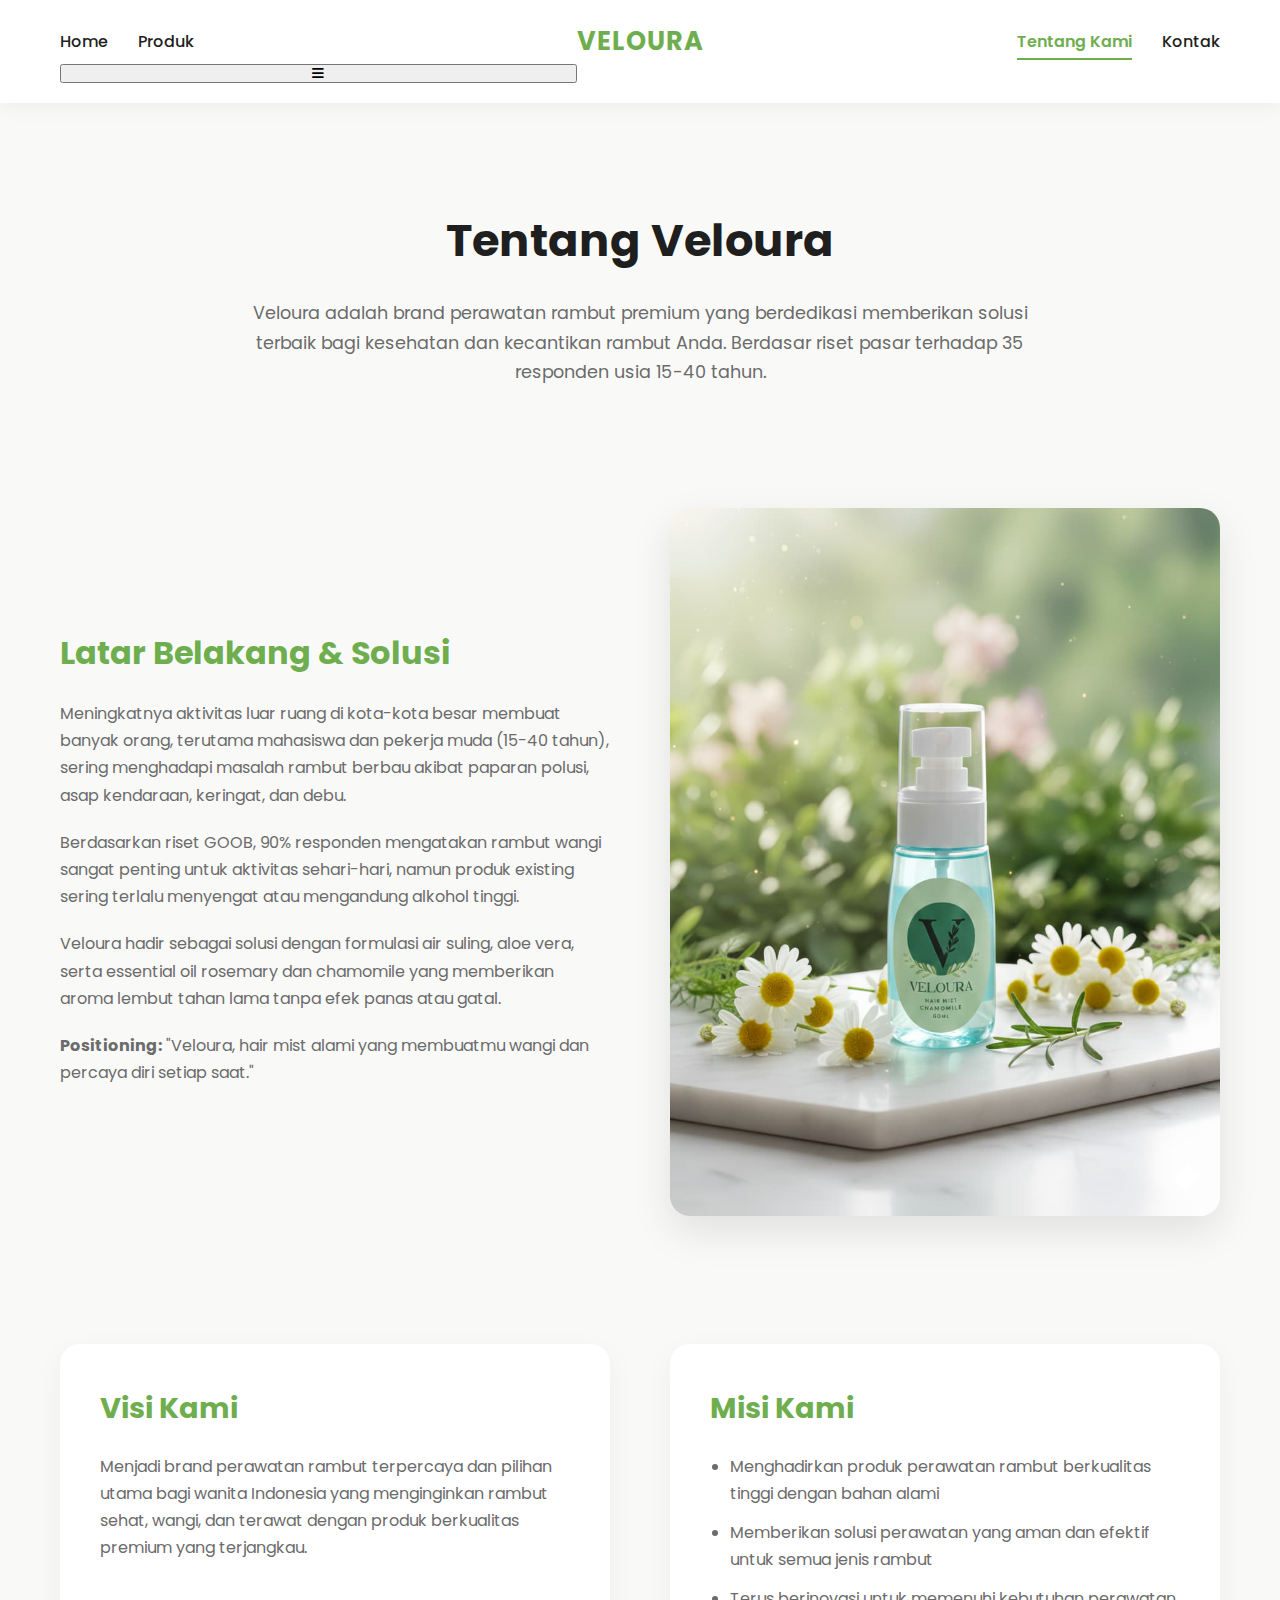
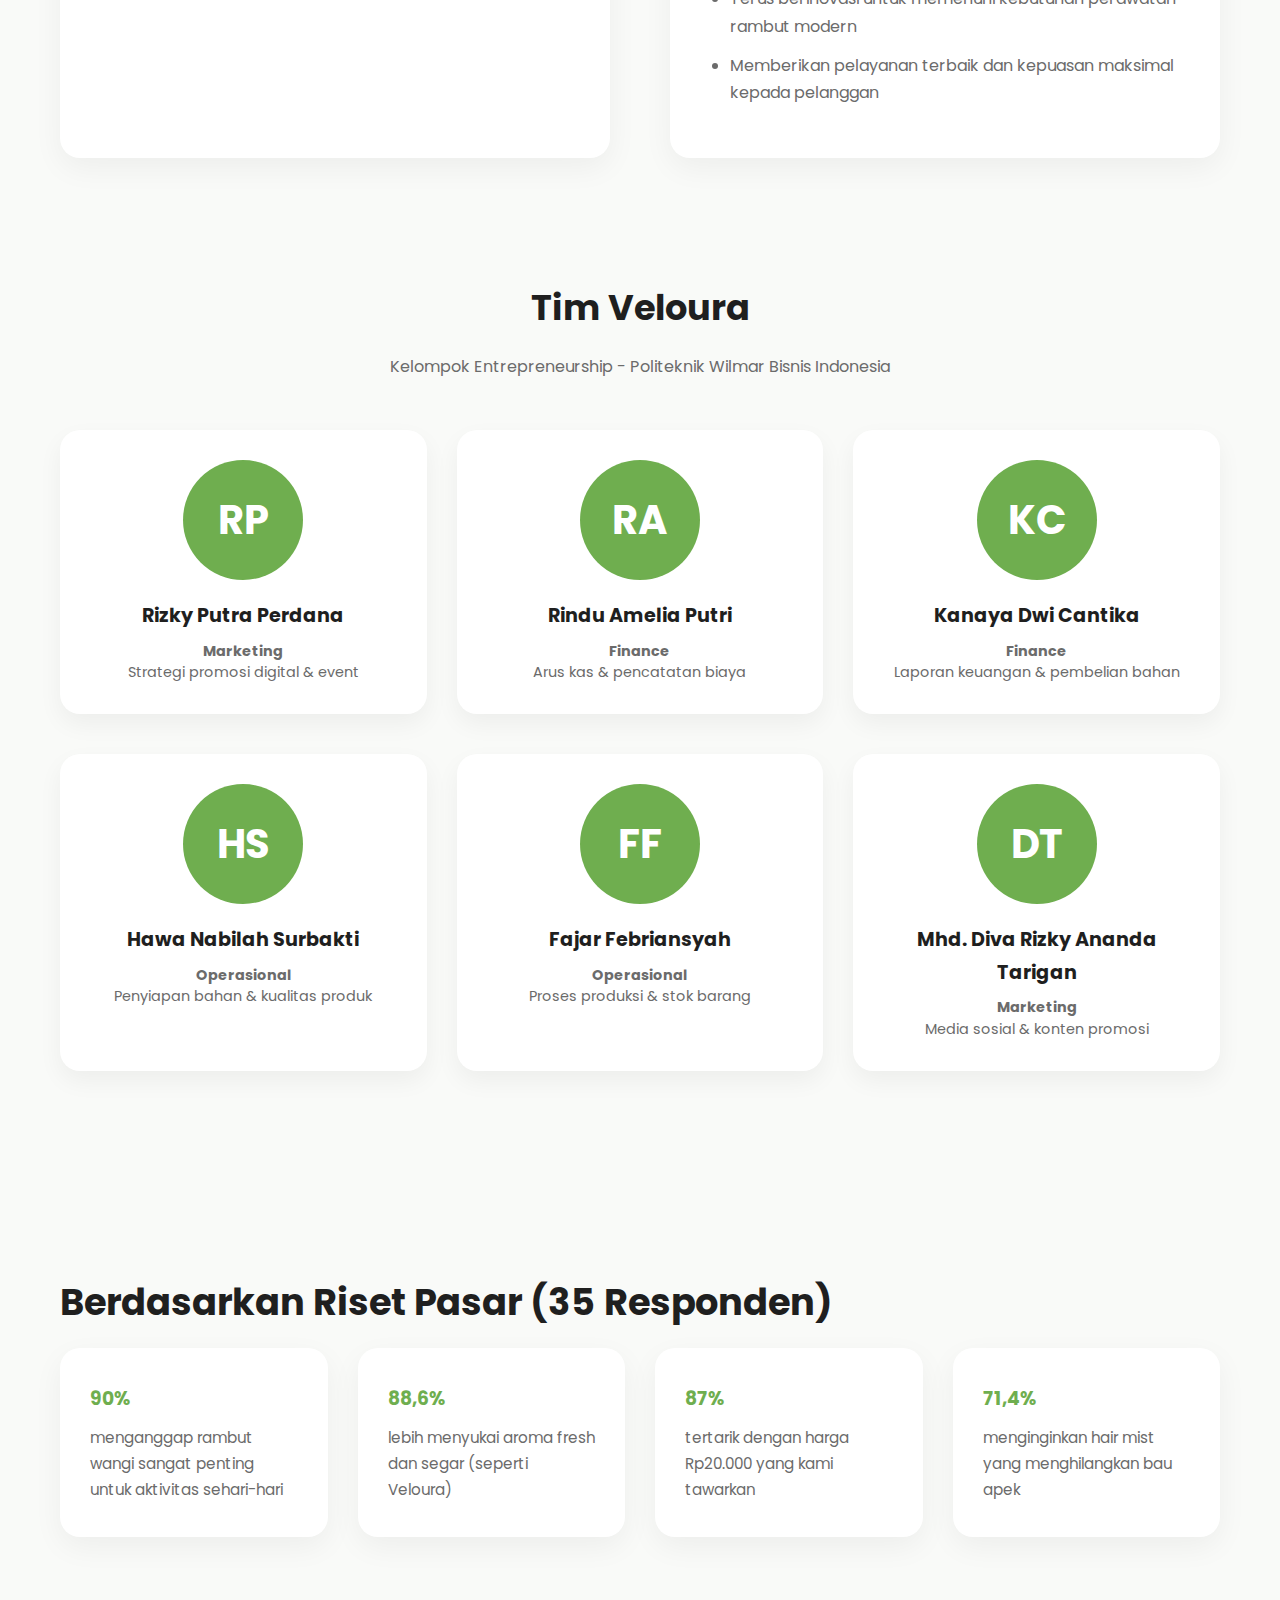
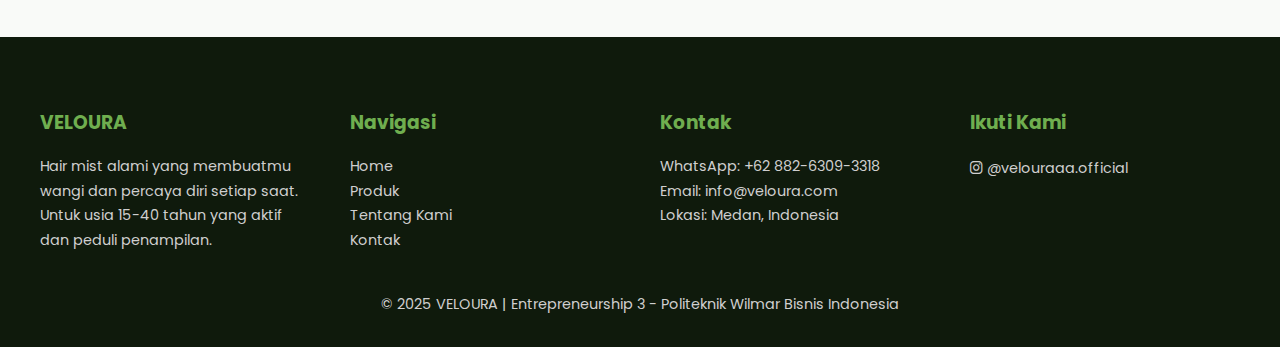
<file: tentang_kami.html>
<!DOCTYPE html>
<html lang="id">
<head>
  <meta charset="UTF-8" />
  <meta name="viewport" content="width=device-width, initial-scale=1.0" />
  <title>Tentang Kami | VELOURA</title>
  <link rel="stylesheet" href="style.css">
  <link href="https://fonts.googleapis.com/css2?family=Poppins:wght@300;400;500;600;700&display=swap" rel="stylesheet">
  <link rel="stylesheet" href="https://cdnjs.cloudflare.com/ajax/libs/font-awesome/6.5.0/css/all.min.css">
</head>
<body>
  <header>
    <div class="navbar container">
      <div class="nav-left">
        <a href="index.html">Home</a>
        <a href="produk.html">Produk</a>
      </div>
      <div class="logo">VELOURA</div>
      <div class="nav-right">
        <a href="tentang_kami.html" class="active">Tentang Kami</a>
        <a href="kontak.html">Kontak</a>
      </div>
    </div>
  </header>

  <main>
    <section class="tentang-hero container">
      <h1>Tentang Veloura</h1>
      <p>Veloura adalah brand perawatan rambut premium yang berdedikasi memberikan solusi terbaik bagi kesehatan dan kecantikan rambut Anda. Berdasar riset pasar terhadap 35 responden usia 15-40 tahun.</p>
    </section>

    <section class="cerita-section container">
      <div class="cerita-text">
        <h2>Latar Belakang & Solusi</h2>
        <p>Meningkatnya aktivitas luar ruang di kota-kota besar membuat banyak orang, terutama mahasiswa dan pekerja muda (15-40 tahun), sering menghadapi masalah rambut berbau akibat paparan polusi, asap kendaraan, keringat, dan debu.</p>
        <p>Berdasarkan riset GOOB, 90% responden mengatakan rambut wangi sangat penting untuk aktivitas sehari-hari, namun produk existing sering terlalu menyengat atau mengandung alkohol tinggi.</p>
        <p>Veloura hadir sebagai solusi dengan formulasi air suling, aloe vera, serta essential oil rosemary dan chamomile yang memberikan aroma lembut tahan lama tanpa efek panas atau gatal.</p>
        <p><strong>Positioning:</strong> "Veloura, hair mist alami yang membuatmu wangi dan percaya diri setiap saat."</p>
      </div>
      <div class="cerita-image">
        <img src="img/Produk 1.jpeg" alt="Veloura Hair Mist">
      </div>
    </section>

    <section class="visi-misi container">
      <div class="visi">
        <h2>Visi Kami</h2>
        <p>Menjadi brand perawatan rambut terpercaya dan pilihan utama bagi wanita Indonesia yang menginginkan rambut sehat, wangi, dan terawat dengan produk berkualitas premium yang terjangkau.</p>
      </div>
      <div class="misi">
        <h2>Misi Kami</h2>
        <ul>
          <li>Menghadirkan produk perawatan rambut berkualitas tinggi dengan bahan alami</li>
          <li>Memberikan solusi perawatan yang aman dan efektif untuk semua jenis rambut</li>
          <li>Terus berinovasi untuk memenuhi kebutuhan perawatan rambut modern</li>
          <li>Memberikan pelayanan terbaik dan kepuasan maksimal kepada pelanggan</li>
        </ul>
      </div>
    </section>

    <section class="tim-section container">
      <h2>Tim Veloura</h2>
      <p>Kelompok Entrepreneurship - Politeknik Wilmar Bisnis Indonesia</p>
      
      <!-- Grid Tim: 2 baris x 3 kolom di desktop -->
      <div class="tim-grid">
        <!-- Baris 1 -->
        <div class="tim-card">
          <div class="tim-avatar">RP</div>
          <h4>Rizky Putra Perdana</h4>
          <p><strong>Marketing</strong><br>Strategi promosi digital & event</p>
        </div>
        <div class="tim-card">
          <div class="tim-avatar">RA</div>
          <h4>Rindu Amelia Putri</h4>
          <p><strong>Finance</strong><br>Arus kas & pencatatan biaya</p>
        </div>
        <div class="tim-card">
          <div class="tim-avatar">KC</div>
          <h4>Kanaya Dwi Cantika</h4>
          <p><strong>Finance</strong><br>Laporan keuangan & pembelian bahan</p>
        </div>
        
        <!-- Baris 2 -->
        <div class="tim-card">
          <div class="tim-avatar">HS</div>
          <h4>Hawa Nabilah Surbakti</h4>
          <p><strong>Operasional</strong><br>Penyiapan bahan & kualitas produk</p>
        </div>
        <div class="tim-card">
          <div class="tim-avatar">FF</div>
          <h4>Fajar Febriansyah</h4>
          <p><strong>Operasional</strong><br>Proses produksi & stok barang</p>
        </div>
        <div class="tim-card">
          <div class="tim-avatar">DT</div>
          <h4>Mhd. Diva Rizky Ananda Tarigan</h4>
          <p><strong>Marketing</strong><br>Media sosial & konten promosi</p>
        </div>
      </div>
    </section>

    <!-- DATA RISET PASAR -->
    <section class="section container">
      <h2 class="section-title">Berdasarkan Riset Pasar (35 Responden)</h2>
      <div class="card-grid">
        <div class="card">
          <h3>90%</h3>
          <p>menganggap rambut wangi sangat penting untuk aktivitas sehari-hari</p>
        </div>
        <div class="card">
          <h3>88,6%</h3>
          <p>lebih menyukai aroma fresh dan segar (seperti Veloura)</p>
        </div>
        <div class="card">
          <h3>87%</h3>
          <p>tertarik dengan harga Rp20.000 yang kami tawarkan</p>
        </div>
        <div class="card">
          <h3>71,4%</h3>
          <p>menginginkan hair mist yang menghilangkan bau apek</p>
        </div>
      </div>
    </section>
  </main>

  <footer>
    <div class="footer-content container">
      <div>
        <h3>VELOURA</h3>
        <p>Hair mist alami yang membuatmu wangi dan percaya diri setiap saat. Untuk usia 15-40 tahun yang aktif dan peduli penampilan.</p>
      </div>
      <div>
        <h3>Navigasi</h3>
        <p><a href="index.html">Home</a></p>
        <p><a href="produk.html">Produk</a></p>
        <p><a href="tentang_kami.html">Tentang Kami</a></p>
        <p><a href="kontak.html">Kontak</a></p>
      </div>
      <div>
        <h3>Kontak</h3>
        <p>WhatsApp: +62 882-6309-3318</p>
        <p>Email: info@veloura.com</p>
        <p>Lokasi: Medan, Indonesia</p>
      </div>
      <div>
        <h3>Ikuti Kami</h3>
        <a href="https://www.instagram.com/velouraaa.official/"><i class="fab fa-instagram"></i> @velouraaa.official</a>
      </div>
    </div>
    <div class="footer-bottom container">
      <p>© 2025 VELOURA | Entrepreneurship 3 - Politeknik Wilmar Bisnis Indonesia</p>
    </div>
  </footer>
  
  <script>
    // Set active nav
    document.querySelectorAll('.navbar a').forEach(link => {
      if (link.getAttribute('href') === 'tentang_kami.html') {
        link.classList.add('active');
      }
    });
    
    // Mobile menu toggle
    const menuToggle = document.createElement('button');
    menuToggle.className = 'menu-toggle';
    menuToggle.innerHTML = '<i class="fas fa-bars"></i>';
    menuToggle.setAttribute('aria-label', 'Toggle menu');
    
    // Tambahkan menu toggle ke navbar
    const navbar = document.querySelector('.navbar');
    if (navbar) {
      navbar.appendChild(menuToggle);
      
      // Toggle menu mobile
      menuToggle.addEventListener('click', function() {
        const navLeft = document.querySelector('.nav-left');
        const navRight = document.querySelector('.nav-right');
        
        navLeft.classList.toggle('active');
        navRight.classList.toggle('active');
        
        // Ganti icon
        const icon = this.querySelector('i');
        if (navLeft.classList.contains('active')) {
          icon.className = 'fas fa-times';
          this.setAttribute('aria-expanded', 'true');
        } else {
          icon.className = 'fas fa-bars';
          this.setAttribute('aria-expanded', 'false');
        }
      });
      
      // Tutup menu saat klik di luar
      document.addEventListener('click', function(event) {
        const navLeft = document.querySelector('.nav-left');
        const navRight = document.querySelector('.nav-right');
        const menuToggle = document.querySelector('.menu-toggle');
        
        if (!navbar.contains(event.target) && navLeft && navLeft.classList.contains('active')) {
          navLeft.classList.remove('active');
          navRight.classList.remove('active');
          menuToggle.querySelector('i').className = 'fas fa-bars';
          menuToggle.setAttribute('aria-expanded', 'false');
        }
      });
      
      // Tutup menu saat klik link
      document.querySelectorAll('.nav-left a, .nav-right a').forEach(link => {
        link.addEventListener('click', function() {
          const navLeft = document.querySelector('.nav-left');
          const navRight = document.querySelector('.nav-right');
          const menuToggle = document.querySelector('.menu-toggle');
          
          if (window.innerWidth <= 768) {
            navLeft.classList.remove('active');
            navRight.classList.remove('active');
            menuToggle.querySelector('i').className = 'fas fa-bars';
            menuToggle.setAttribute('aria-expanded', 'false');
          }
        });
      });
    }
  </script>
</body>
</html>
</file>
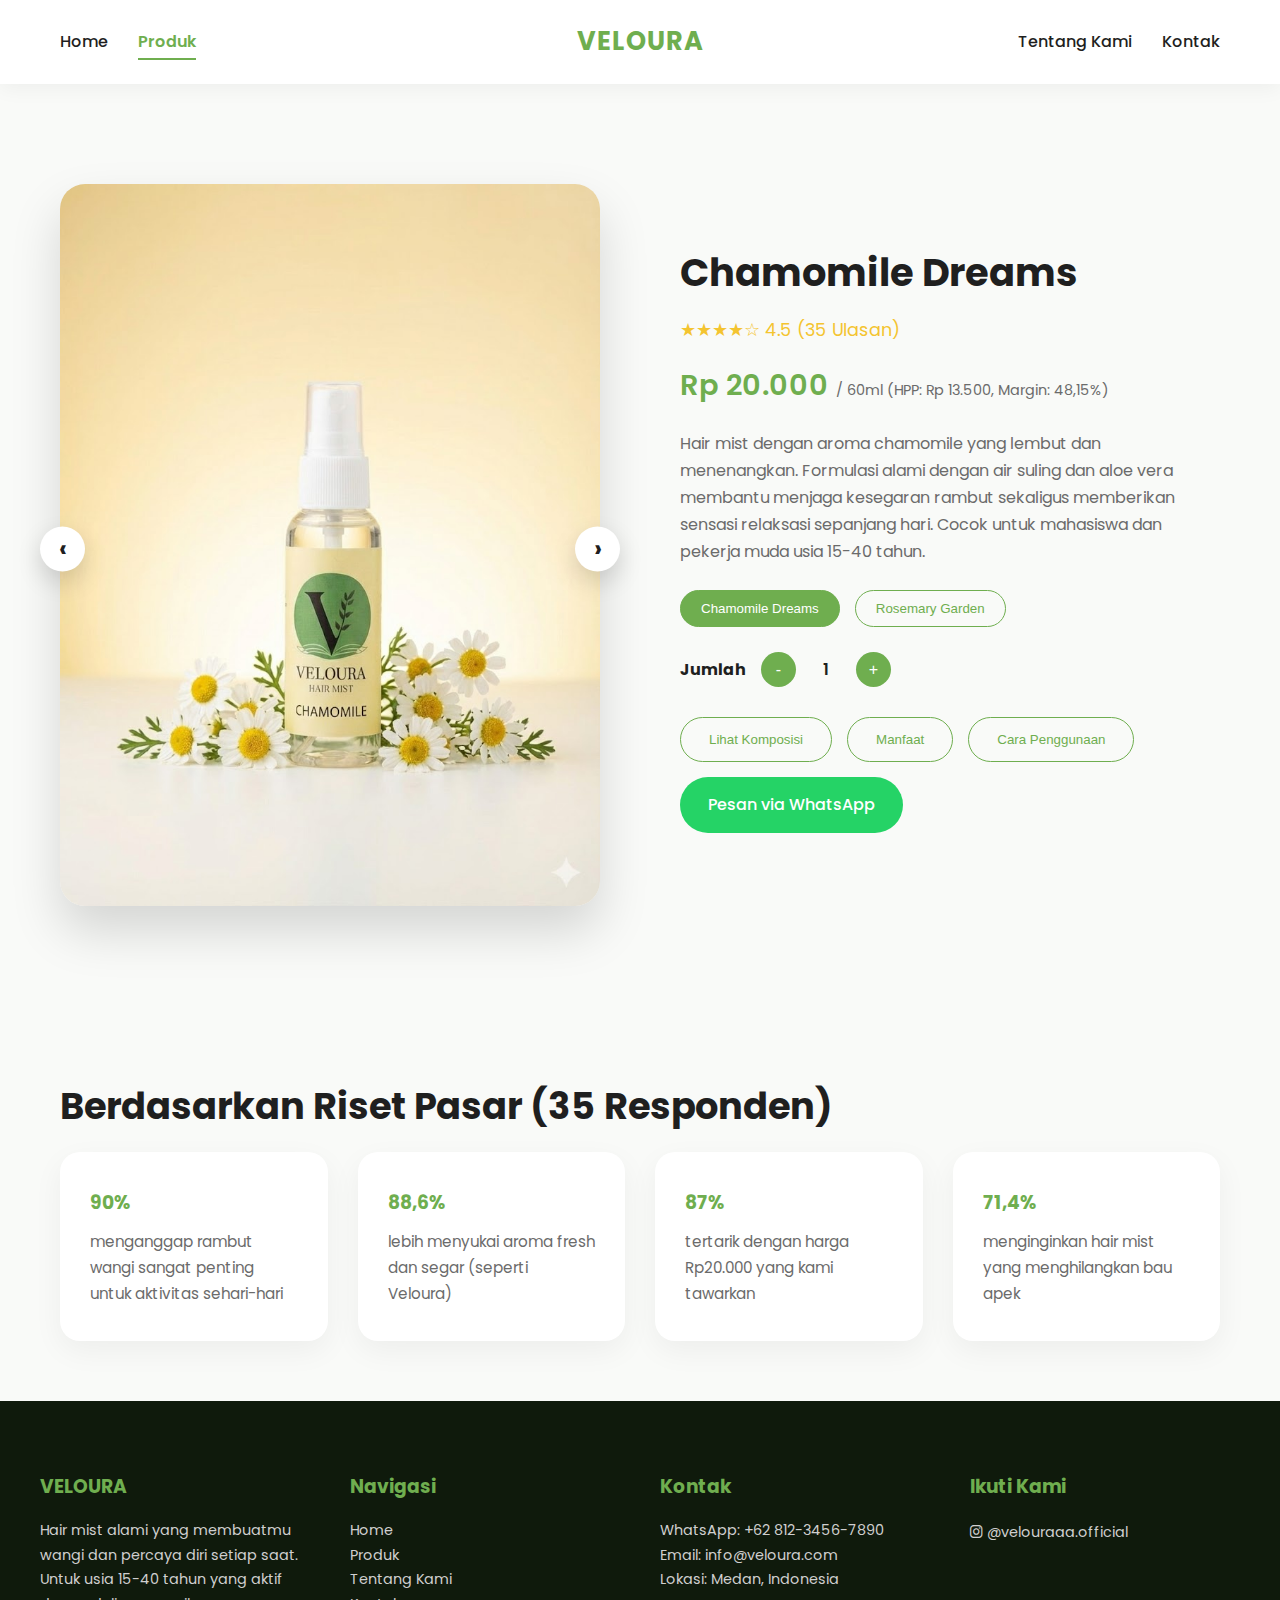
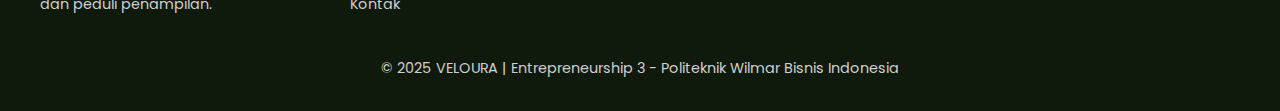
<file: Website Veloura/produk.html>
<!DOCTYPE html>
<html lang="id">
<head>
  <meta charset="UTF-8" />
  <meta name="viewport" content="width=device-width, initial-scale=1.0" />
  <title>Produk | VELOURA</title>
  <link rel="stylesheet" href="style.css">
  <link href="https://fonts.googleapis.com/css2?family=Poppins:wght@300;400;500;600;700&display=swap" rel="stylesheet">
  <link rel="stylesheet" href="https://cdnjs.cloudflare.com/ajax/libs/font-awesome/6.5.0/css/all.min.css">
</head>
<body>
  <header>
    <div class="navbar">
      <div class="nav-left">
        <a href="index.html">Home</a>
        <a href="produk.html" class="active">Produk</a>
      </div>
      <div class="logo">VELOURA</div>
      <div class="nav-right">
        <a href="tentang_kami.html">Tentang Kami</a>
        <a href="kontak.html">Kontak</a>
      </div>
    </div>
  </header>

  <section class="product">
    <div class="product-image">
      <span class="arrow left" onclick="prevVariant()">‹</span>
      <img id="productImg" src="img/Produk 3.jpg" alt="Veloura Hair Mist">
      <span class="arrow right" onclick="nextVariant()">›</span>
    </div>

    <div class="product-info">
      <h1 id="variantName">Chamomile Dreams</h1>
      <div class="rating">★★★★☆ 4.5 (35 Ulasan)</div>
      <div class="price">
        <span id="price">Rp 20.000</span>
        <small>/ 60ml (HPP: Rp 13.500, Margin: 48,15%)</small>
      </div>
      <p id="variantDesc">Hair mist dengan aroma chamomile yang lembut dan menenangkan. Formulasi alami dengan air suling dan aloe vera membantu menjaga kesegaran rambut sekaligus memberikan sensasi relaksasi sepanjang hari. Cocok untuk mahasiswa dan pekerja muda usia 15-40 tahun.</p>

      <div class="variant">
        <button class="active" onclick="setVariant(0)">Chamomile Dreams</button>
        <button onclick="setVariant(1)">Rosemary Garden</button>
      </div>

      <div class="qty">
        <strong>Jumlah</strong>
        <button onclick="qty-- && updateQty()">-</button>
        <span id="qty">1</span>
        <button onclick="qty++ && updateQty()">+</button>
      </div>

      <div class="action-buttons">
        <button class="btn btn-outline" onclick="toggleExtra('komposisi')">Lihat Komposisi</button>
        <button class="btn btn-outline" onclick="toggleExtra('manfaat')">Manfaat</button>
        <button class="btn btn-outline" onclick="toggleExtra('penggunaan')">Cara Penggunaan</button>
        <a href="https://wa.me/6281234567890?text=Halo%20Veloura,%20saya%20ingin%20memesan%20Hair%20Mist" class="btn btn-wa">Pesan via WhatsApp</a>
      </div>

      <div id="komposisi" class="extra">
        <h4>Komposisi Alami:</h4>
        <ul>
          <li>Air Suling (MX Filter)</li>
          <li>Aloe Vera Extract (Kimia Jaya Abadi)</li>
          <li>Essential Oil Chamomile/Rosemary (Mix Max Store)</li>
          <li>Alkohol Food Grade (Parfumktai)</li>
        </ul>
        <p><small>*Tidak mengandung alkohol tinggi, paraben, atau sulfat</small></p>
      </div>
      
      <div id="manfaat" class="extra">
        <h4>Manfaat Veloura Hair Mist:</h4>
        <ul>
          <li>Menghilangkan bau apek pada rambut (71,4% responden menginginkan)</li>
          <li>Memberikan aroma segar & lembut tahan lama (88,6% preferensi responden)</li>
          <li>Melembutkan rambut (77,1% responden menginginkan)</li>
          <li>Melindungi dari polusi & sinar matahari</li>
          <li>Meningkatkan kepercayaan diri untuk aktivitas sehari-hari</li>
        </ul>
      </div>
      
      <div id="penggunaan" class="extra">
        <h4>Cara Penggunaan:</h4>
        <ol>
          <li>Kocok botol sebelum digunakan</li>
          <li>Semprotkan dari jarak 10-15 cm pada rambut kering atau setengah lembap</li>
          <li>Ratakan dengan jari atau sisir</li>
          <li>Gunakan 2-3 kali semprotan untuk hasil optimal</li>
          <li>Dapat digunakan kapan saja: setelah keramas, sebelum beraktivitas, atau saat rambut terasa apek</li>
        </ol>
        <p><strong>Bonus:</strong> Free 30ml setiap 5 kali pembelian!</p>
      </div>
    </div>
  </section>

  <section style="max-width: 1200px; margin: auto; padding: 60px 20px;">
    <h2 class="section-title">Berdasarkan Riset Pasar (35 Responden)</h2>
    <div class="card-grid">
      <div class="card">
        <h3>90%</h3>
        <p>menganggap rambut wangi sangat penting untuk aktivitas sehari-hari</p>
      </div>
      <div class="card">
        <h3>88,6%</h3>
        <p>lebih menyukai aroma fresh dan segar (seperti Veloura)</p>
      </div>
      <div class="card">
        <h3>87%</h3>
        <p>tertarik dengan harga Rp20.000 yang kami tawarkan</p>
      </div>
      <div class="card">
        <h3>71,4%</h3>
        <p>menginginkan hair mist yang menghilangkan bau apek</p>
      </div>
    </div>
  </section>

  <footer>
    <div class="footer-content">
      <div>
        <h3>VELOURA</h3>
        <p>Hair mist alami yang membuatmu wangi dan percaya diri setiap saat. Untuk usia 15-40 tahun yang aktif dan peduli penampilan.</p>
      </div>
      <div>
        <h3>Navigasi</h3>
        <p><a href="index.html">Home</a></p>
        <p><a href="produk.html">Produk</a></p>
        <p><a href="tentang_kami.html">Tentang Kami</a></p>
        <p><a href="kontak.html">Kontak</a></p>
      </div>
      <div>
        <h3>Kontak</h3>
        <p>WhatsApp: +62 812-3456-7890</p>
        <p>Email: info@veloura.com</p>
        <p>Lokasi: Medan, Indonesia</p>
      </div>
      <div>
        <h3>Ikuti Kami</h3>
        <a href="https://www.instagram.com/velouraaa.official/"><i class="fab fa-instagram"></i> @velouraaa.official</a>
      </div>
    </div>
    <div class="footer-bottom">
      <p>© 2025 VELOURA | Entrepreneurship 3 - Politeknik Wilmar Bisnis Indonesia</p>
    </div>
  </footer>

  <script>
    const variants = [
      {
        name: 'Chamomile Dreams',
        img: 'img/Produk 3.jpg',
        desc: 'Hair mist dengan aroma chamomile yang lembut dan menenangkan. Formulasi alami dengan air suling dan aloe vera membantu menjaga kesegaran rambut sekaligus memberikan sensasi relaksasi sepanjang hari. Cocok untuk mahasiswa dan pekerja muda usia 15-40 tahun.',
        price: 'Rp 20.000'
      },
      {
        name: 'Rosemary Garden',
        img: 'img/Produk 2.jpg',
        desc: 'Hair mist dengan aroma rosemary yang segar dan herbal. Membantu menyegarkan kulit kepala serta memberikan kesan bersih dan berenergi sepanjang hari. Formula alami cocok untuk aktivitas luar ruangan dan mobilitas tinggi.',
        price: 'Rp 20.000'
      }
    ];

    let current = 0;
    let qty = 1;

    function setVariant(index){
      current = index;
      updateVariant();
      document.querySelectorAll('.variant button').forEach((btn,i)=>{
        btn.classList.toggle('active', i === index);
      });
    }

    function updateVariant(){
      document.getElementById('variantName').innerText = variants[current].name;
      document.getElementById('variantDesc').innerText = variants[current].desc;
      document.getElementById('productImg').src = variants[current].img;
      document.getElementById('price').innerText = variants[current].price;
    }

    function nextVariant(){ setVariant((current + 1) % variants.length); }
    function prevVariant(){ setVariant((current - 1 + variants.length) % variants.length); }

    function updateQty(){ 
      if (qty < 1) qty = 1;
      document.getElementById('qty').innerText = qty; 
    }

    function toggleExtra(id){
      // Tutup semua extra dulu
      document.querySelectorAll('.extra').forEach(el => {
        el.style.display = 'none';
      });
      // Buka yang dipilih
      const el = document.getElementById(id);
      el.style.display = el.style.display === 'block' ? 'none' : 'block';
    }
    
    // Set active nav
    document.querySelectorAll('.navbar a').forEach(link => {
      if (link.getAttribute('href') === 'produk.html') {
        link.classList.add('active');
      }
    });
  </script>
</body>
</html>
</file>
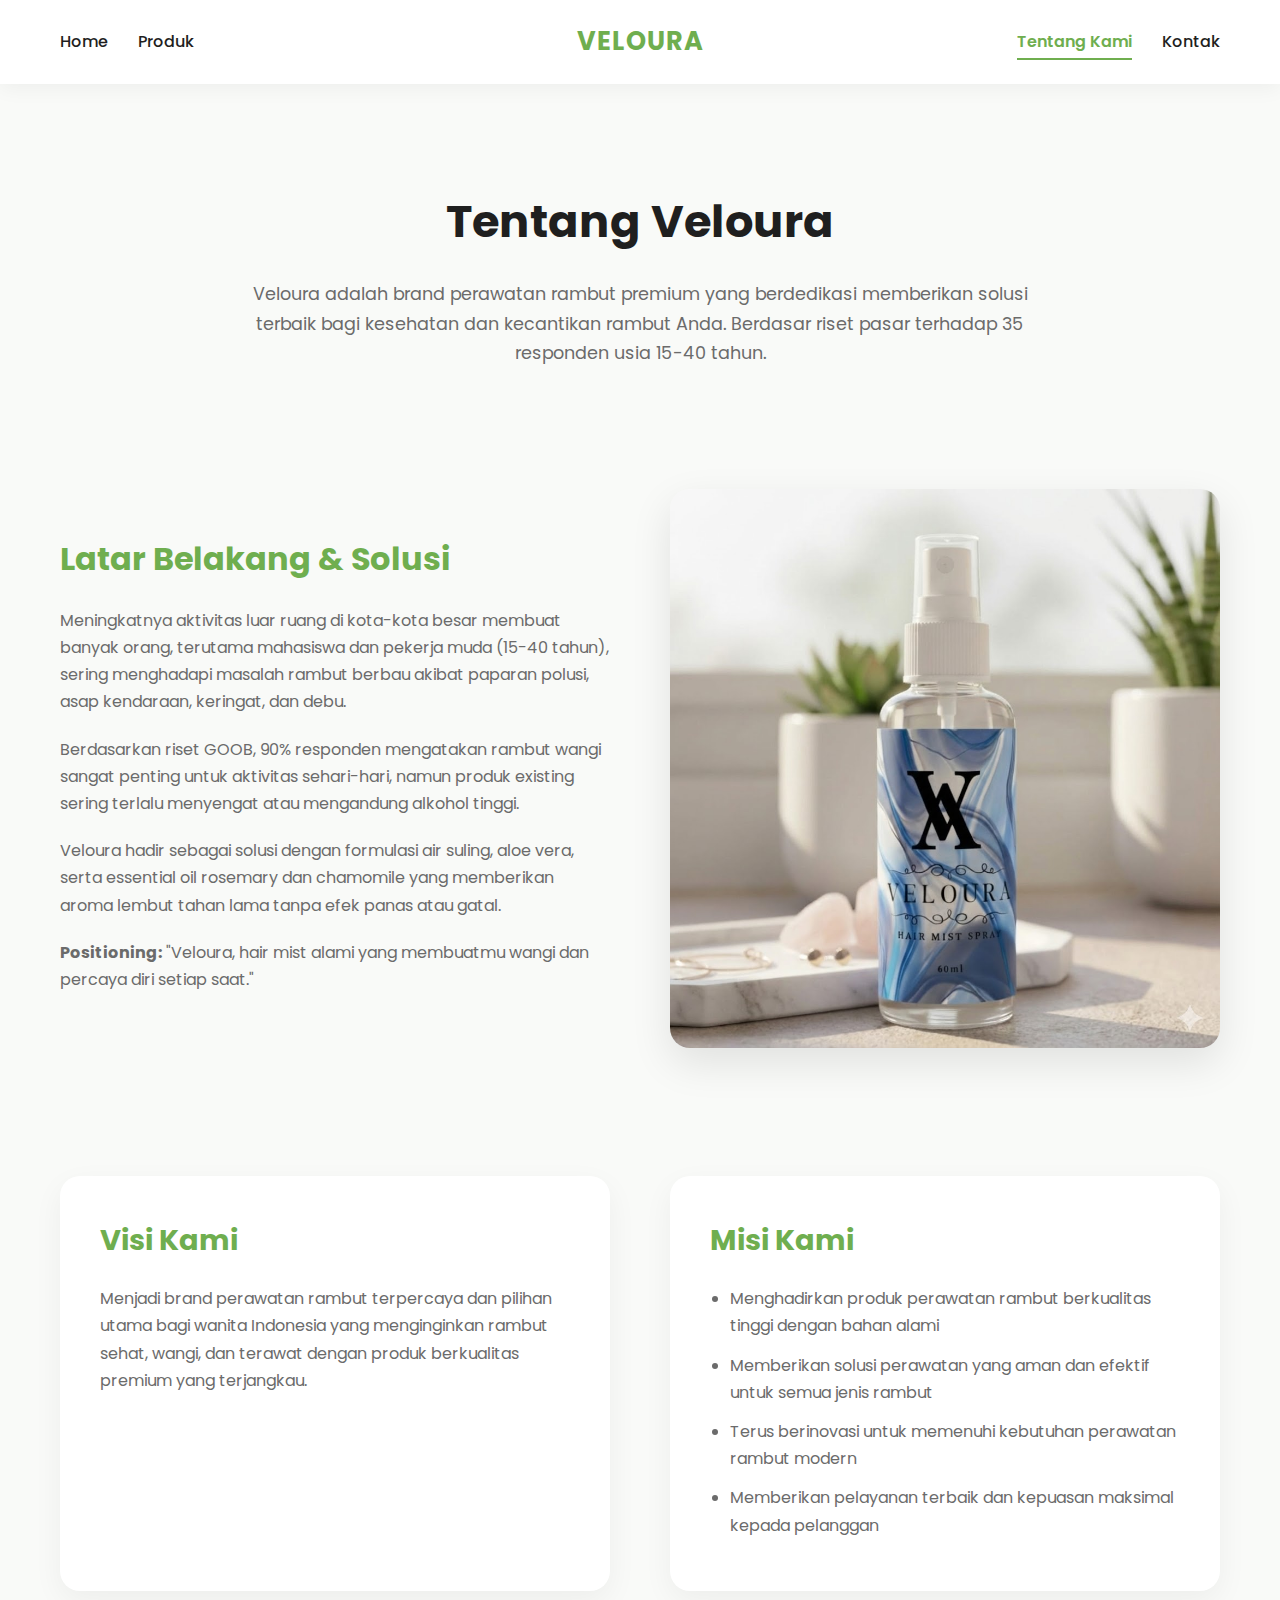
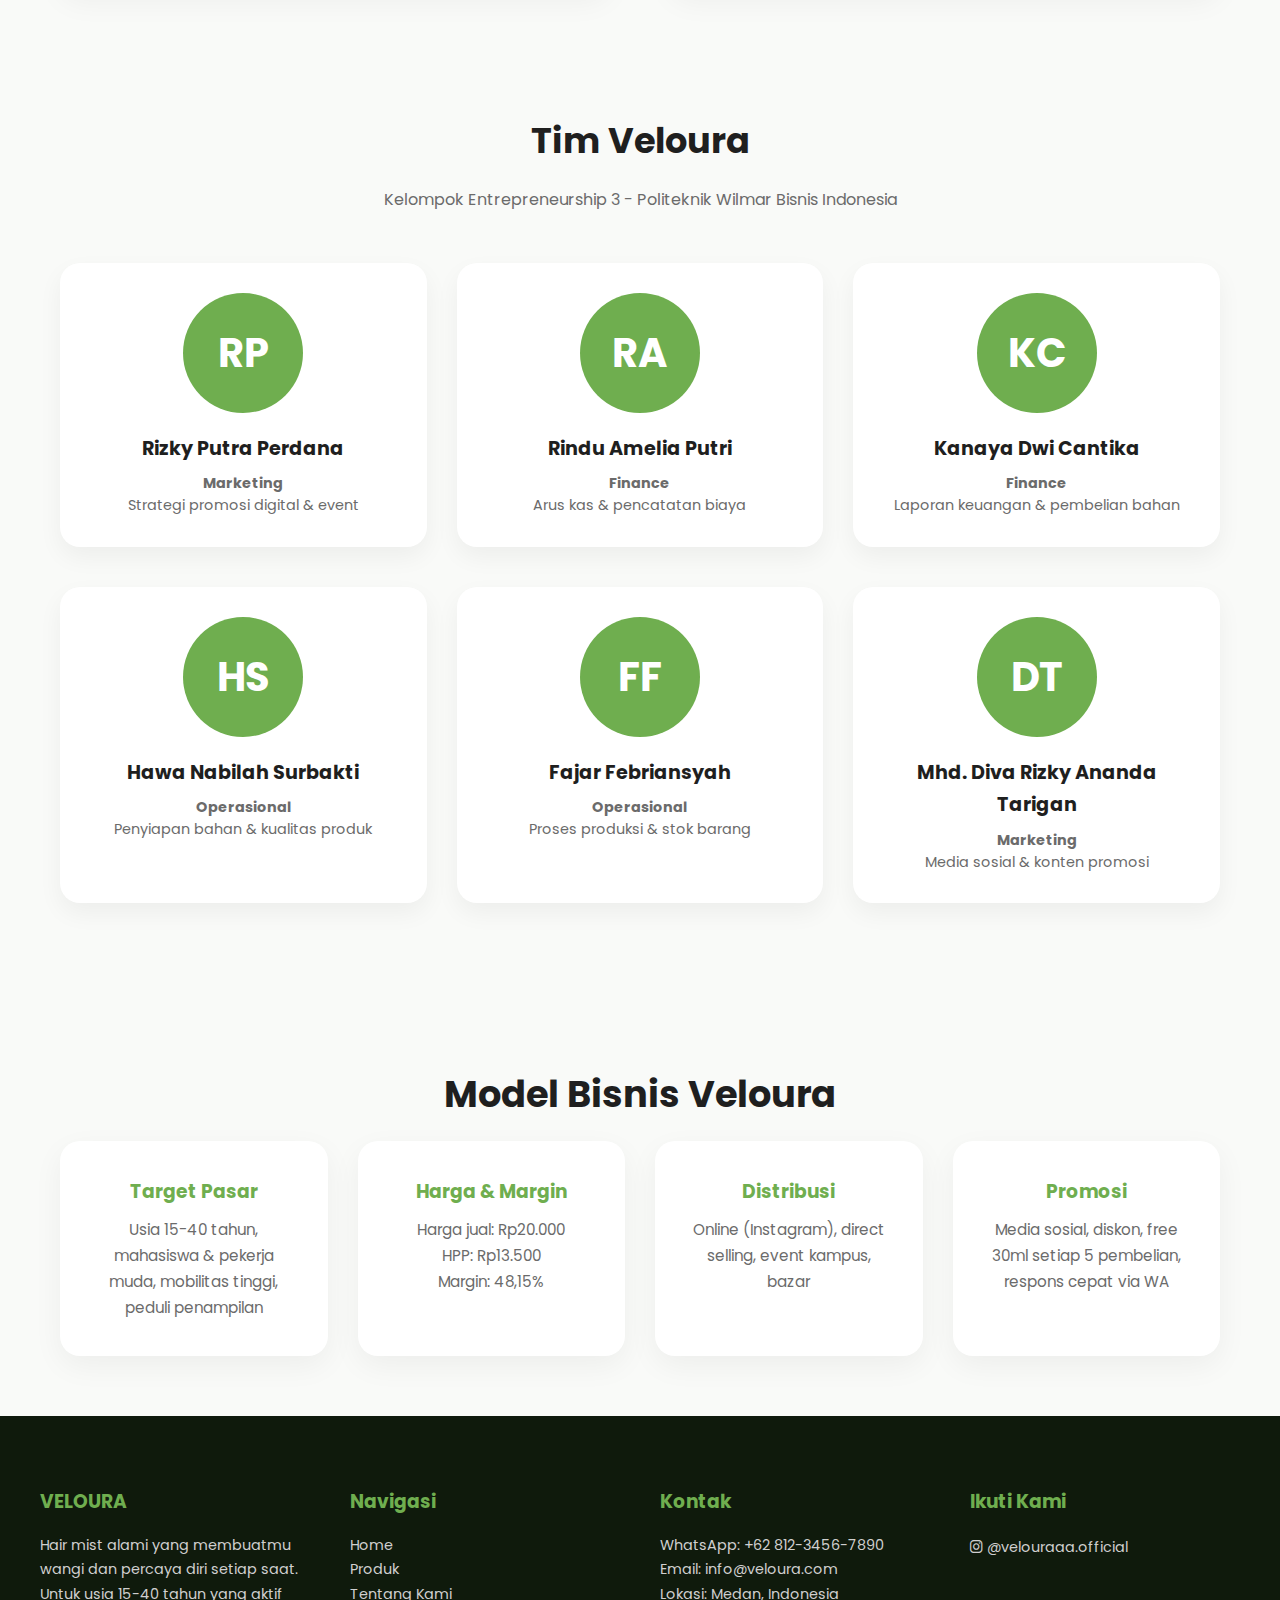
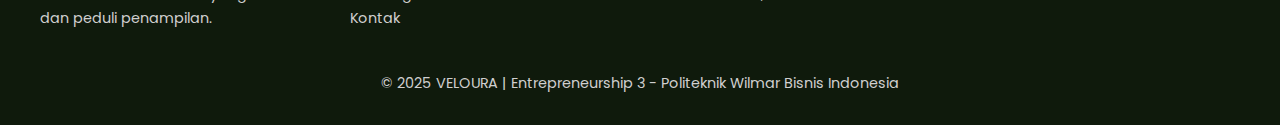
<file: Website Veloura/tentang_kami.html>
<!DOCTYPE html>
<html lang="id">
<head>
  <meta charset="UTF-8" />
  <meta name="viewport" content="width=device-width, initial-scale=1.0" />
  <title>Tentang Kami | VELOURA</title>
  <link rel="stylesheet" href="style.css">
  <link href="https://fonts.googleapis.com/css2?family=Poppins:wght@300;400;500;600;700&display=swap" rel="stylesheet">
  <link rel="stylesheet" href="https://cdnjs.cloudflare.com/ajax/libs/font-awesome/6.5.0/css/all.min.css">
</head>
<body>
  <header>
    <div class="navbar">
      <div class="nav-left">
        <a href="index.html">Home</a>
        <a href="produk.html">Produk</a>
      </div>
      <div class="logo">VELOURA</div>
      <div class="nav-right">
        <a href="tentang_kami.html" class="active">Tentang Kami</a>
        <a href="kontak.html">Kontak</a>
      </div>
    </div>
  </header>

  <main>
    <section class="tentang-hero">
      <h1>Tentang Veloura</h1>
      <p>Veloura adalah brand perawatan rambut premium yang berdedikasi memberikan solusi terbaik bagi kesehatan dan kecantikan rambut Anda. Berdasar riset pasar terhadap 35 responden usia 15-40 tahun.</p>
    </section>

    <section class="cerita-section">
      <div class="cerita-text">
        <h2>Latar Belakang & Solusi</h2>
        <p>Meningkatnya aktivitas luar ruang di kota-kota besar membuat banyak orang, terutama mahasiswa dan pekerja muda (15-40 tahun), sering menghadapi masalah rambut berbau akibat paparan polusi, asap kendaraan, keringat, dan debu.</p>
        <p>Berdasarkan riset GOOB, 90% responden mengatakan rambut wangi sangat penting untuk aktivitas sehari-hari, namun produk existing sering terlalu menyengat atau mengandung alkohol tinggi.</p>
        <p>Veloura hadir sebagai solusi dengan formulasi air suling, aloe vera, serta essential oil rosemary dan chamomile yang memberikan aroma lembut tahan lama tanpa efek panas atau gatal.</p>
        <p><strong>Positioning:</strong> "Veloura, hair mist alami yang membuatmu wangi dan percaya diri setiap saat."</p>
      </div>
      <div class="cerita-image">
        <img src="img/Produk 1.jpg" alt="Veloura Hair Mist">
      </div>
    </section>

    <section class="visi-misi">
      <div class="visi">
        <h2>Visi Kami</h2>
        <p>Menjadi brand perawatan rambut terpercaya dan pilihan utama bagi wanita Indonesia yang menginginkan rambut sehat, wangi, dan terawat dengan produk berkualitas premium yang terjangkau.</p>
      </div>
      <div class="misi">
        <h2>Misi Kami</h2>
        <ul>
          <li>Menghadirkan produk perawatan rambut berkualitas tinggi dengan bahan alami</li>
          <li>Memberikan solusi perawatan yang aman dan efektif untuk semua jenis rambut</li>
          <li>Terus berinovasi untuk memenuhi kebutuhan perawatan rambut modern</li>
          <li>Memberikan pelayanan terbaik dan kepuasan maksimal kepada pelanggan</li>
        </ul>
      </div>
    </section>

    <section class="tim-section">
      <h2>Tim Veloura</h2>
      <p>Kelompok Entrepreneurship 3 - Politeknik Wilmar Bisnis Indonesia</p>
      
      <div class="tim-grid">
        <div class="tim-card">
          <div class="tim-avatar" style="background-color: #6FAE4F; color: white; width: 120px; height: 120px; border-radius: 50%; display: flex; align-items: center; justify-content: center; font-size: 2.5rem; margin: 0 auto 20px; font-weight: bold;">RP</div>
          <h4>Rizky Putra Perdana</h4>
          <p><strong>Marketing</strong><br>Strategi promosi digital & event</p>
        </div>
        <div class="tim-card">
          <div class="tim-avatar" style="background-color: #6FAE4F; color: white; width: 120px; height: 120px; border-radius: 50%; display: flex; align-items: center; justify-content: center; font-size: 2.5rem; margin: 0 auto 20px; font-weight: bold;">RA</div>
          <h4>Rindu Amelia Putri</h4>
          <p><strong>Finance</strong><br>Arus kas & pencatatan biaya</p>
        </div>
        <div class="tim-card">
          <div class="tim-avatar" style="background-color: #6FAE4F; color: white; width: 120px; height: 120px; border-radius: 50%; display: flex; align-items: center; justify-content: center; font-size: 2.5rem; margin: 0 auto 20px; font-weight: bold;">KC</div>
          <h4>Kanaya Dwi Cantika</h4>
          <p><strong>Finance</strong><br>Laporan keuangan & pembelian bahan</p>
        </div>
        <div class="tim-card">
          <div class="tim-avatar" style="background-color: #6FAE4F; color: white; width: 120px; height: 120px; border-radius: 50%; display: flex; align-items: center; justify-content: center; font-size: 2.5rem; margin: 0 auto 20px; font-weight: bold;">HS</div>
          <h4>Hawa Nabilah Surbakti</h4>
          <p><strong>Operasional</strong><br>Penyiapan bahan & kualitas produk</p>
        </div>
        <div class="tim-card">
          <div class="tim-avatar" style="background-color: #6FAE4F; color: white; width: 120px; height: 120px; border-radius: 50%; display: flex; align-items: center; justify-content: center; font-size: 2.5rem; margin: 0 auto 20px; font-weight: bold;">FF</div>
          <h4>Fajar Febriansyah</h4>
          <p><strong>Operasional</strong><br>Proses produksi & stok barang</p>
        </div>
        <div class="tim-card">
          <div class="tim-avatar" style="background-color: #6FAE4F; color: white; width: 120px; height: 120px; border-radius: 50%; display: flex; align-items: center; justify-content: center; font-size: 2.5rem; margin: 0 auto 20px; font-weight: bold;">DT</div>
          <h4>Mhd. Diva Rizky Ananda Tarigan</h4>
          <p><strong>Marketing</strong><br>Media sosial & konten promosi</p>
        </div>
      </div>
    </section>

    <section style="max-width: 1200px; margin: auto; padding: 60px 20px; text-align: center;">
      <h2 class="section-title">Model Bisnis Veloura</h2>
      <div class="card-grid">
        <div class="card">
          <h3>Target Pasar</h3>
          <p>Usia 15-40 tahun, mahasiswa & pekerja muda, mobilitas tinggi, peduli penampilan</p>
        </div>
        <div class="card">
          <h3>Harga & Margin</h3>
          <p>Harga jual: Rp20.000<br>HPP: Rp13.500<br>Margin: 48,15%</p>
        </div>
        <div class="card">
          <h3>Distribusi</h3>
          <p>Online (Instagram), direct selling, event kampus, bazar</p>
        </div>
        <div class="card">
          <h3>Promosi</h3>
          <p>Media sosial, diskon, free 30ml setiap 5 pembelian, respons cepat via WA</p>
        </div>
      </div>
    </section>
  </main>

  <footer>
    <div class="footer-content">
      <div>
        <h3>VELOURA</h3>
        <p>Hair mist alami yang membuatmu wangi dan percaya diri setiap saat. Untuk usia 15-40 tahun yang aktif dan peduli penampilan.</p>
      </div>
      <div>
        <h3>Navigasi</h3>
        <p><a href="index.html">Home</a></p>
        <p><a href="produk.html">Produk</a></p>
        <p><a href="tentang_kami.html">Tentang Kami</a></p>
        <p><a href="kontak.html">Kontak</a></p>
      </div>
      <div>
        <h3>Kontak</h3>
        <p>WhatsApp: +62 812-3456-7890</p>
        <p>Email: info@veloura.com</p>
        <p>Lokasi: Medan, Indonesia</p>
      </div>
      <div>
        <h3>Ikuti Kami</h3>
        <a href="https://www.instagram.com/velouraaa.official/"><i class="fab fa-instagram"></i> @velouraaa.official</a>
      </div>
    </div>
    <div class="footer-bottom">
      <p>© 2025 VELOURA | Entrepreneurship 3 - Politeknik Wilmar Bisnis Indonesia</p>
    </div>
  </footer>
  
  <script>
    // Set active nav
    document.querySelectorAll('.navbar a').forEach(link => {
      if (link.getAttribute('href') === 'tentang_kami.html') {
        link.classList.add('active');
      }
    });
  </script>
</body>
</html>
</file>
<file: style.css>
/* ================= GLOBAL STYLES ================= */
:root {
  --primary: #6FAE4F;
  --dark: #1f1f1f;
  --light: #f9faf8;
  --gray: #6b6b6b;
}
* {
  margin: 0;
  padding: 0;
  box-sizing: border-box;
}
body {
  font-family: 'Poppins', sans-serif;
  background-color: var(--light);
  color: var(--dark);
  line-height: 1.7;
}
a {
  text-decoration: none;
  color: inherit;
}

/* ================= NAVBAR KONSISTEN ================= */
header {
  background: #fff;
  box-shadow: 0 4px 20px rgba(0,0,0,.05);
}

.navbar {
  max-width: 1200px;
  margin: auto;
  padding: 20px;
  display: grid;
  grid-template-columns: 1fr auto 1fr;
  align-items: center;
}

.nav-left, .nav-right {
  display: flex;
  gap: 30px;
  font-weight: 500;
}

.nav-left { justify-content: flex-start; }
.nav-right { justify-content: flex-end; }

.logo {
  font-size: 1.6rem;
  font-weight: 700;
  color: var(--primary);
  letter-spacing: 1px;
  text-align: center;
}

/* Efek hover dan active */
.navbar a {
  transition: color .3s ease;
  position: relative;
}

.navbar a:hover {
  color: var(--primary);
}

.navbar a.active {
  color: var(--primary);
  font-weight: 600;
}

.navbar a.active::after {
  content: '';
  position: absolute;
  bottom: -5px;
  left: 0;
  width: 100%;
  height: 2px;
  background-color: var(--primary);
}

/* ================= HERO (Home) ================= */
.hero {
  max-width: 1200px;
  margin: auto;
  padding: 80px 20px;
  display: grid;
  grid-template-columns: 1fr 1fr;
  gap: 60px;
  align-items: center;
}

.hero h1 {
  font-size: 2.8rem;
  font-weight: 700;
  margin-bottom: 20px;
}

.hero p {
  color: var(--gray);
  margin-bottom: 30px;
}

.hero-buttons {
  display: flex;
  gap: 15px;
}

.btn {
  padding: 14px 28px;
  border-radius: 30px;
  font-weight: 500;
  transition: all .3s ease;
  display: inline-block;
  text-align: center;
}

.btn-primary {
  background: var(--primary);
  color: #fff;
  border: none;
  cursor: pointer;
}

.btn-primary:hover {
  background: #5c9642;
}

.btn-outline {
  border: 1.5px solid var(--primary);
  color: var(--primary);
  background: transparent;
  cursor: pointer;
}

.btn-outline:hover {
  background: var(--primary);
  color: #fff;
}

/* Slideshow */
.slideshow {
  position: relative;
  width: 100%;
  height: 380px;
  overflow: hidden;
  border-radius: 20px;
  box-shadow: 0 20px 40px rgba(0,0,0,0.1);
}

.slide {
  position: absolute;
  width: 100%;
  height: 100%;
  opacity: 0;
  transition: opacity 1s ease;
}

.slide img {
  width: 100%;
  height: 100%;
  object-fit: cover;
}

.slide.active {
  opacity: 1;
}

/* ================= SECTION UMUM ================= */
section {
  padding: 100px 20px;
  max-width: 1200px;
  margin: auto;
}

.section-title {
  font-size: 2.3rem;
  margin-bottom: 15px;
  color: var(--dark);
}

.section-subtitle {
  text-align: center;
  color: var(--gray);
  max-width: 700px;
  margin: 0 auto 60px;
}

/* Cards */
.card-grid {
  display: grid;
  grid-template-columns: repeat(auto-fit, minmax(250px, 1fr));
  gap: 30px;
}

.card {
  background: #fff;
  padding: 35px 30px;
  border-radius: 20px;
  box-shadow: 0 10px 30px rgba(0,0,0,0.05);
  transition: transform .3s ease, box-shadow .3s ease;
}

.card:hover {
  transform: translateY(-8px);
  box-shadow: 0 15px 35px rgba(0,0,0,0.1);
}

.card h3 {
  margin-bottom: 10px;
  color: var(--primary);
}

.card p {
  color: var(--gray);
  font-size: .95rem;
}

/* ================= TENTANG KAMI ================= */
.tentang-hero {
  max-width: 1200px;
  margin: auto;
  padding: 100px 20px 60px;
  text-align: center;
}

.tentang-hero h1 {
  font-size: 2.8rem;
  margin-bottom: 20px;
  color: var(--dark);
}

.tentang-hero p {
  color: var(--gray);
  max-width: 800px;
  margin: auto;
  font-size: 1.1rem;
}

.cerita-section {
  max-width: 1200px;
  margin: auto;
  padding: 60px 20px;
  display: grid;
  grid-template-columns: 1fr 1fr;
  gap: 60px;
  align-items: center;
}

.cerita-text h2 {
  font-size: 2rem;
  margin-bottom: 20px;
  color: var(--primary);
}

.cerita-text p {
  color: var(--gray);
  margin-bottom: 20px;
}

.cerita-image img {
  width: 100%;
  border-radius: 20px;
  box-shadow: 0 15px 40px rgba(0,0,0,0.1);
}

.visi-misi {
  max-width: 1200px;
  margin: auto;
  padding: 60px 20px;
  display: grid;
  grid-template-columns: 1fr 1fr;
  gap: 60px;
}

.visi, .misi {
  background: #fff;
  padding: 40px;
  border-radius: 20px;
  box-shadow: 0 10px 30px rgba(0,0,0,0.05);
}

.visi h2, .misi h2 {
  color: var(--primary);
  margin-bottom: 20px;
  font-size: 1.8rem;
}

.visi p, .misi ul {
  color: var(--gray);
}

.misi ul {
  padding-left: 20px;
}

.misi li {
  margin-bottom: 12px;
}

.tim-section {
  max-width: 1200px;
  margin: auto;
  padding: 60px 20px 100px;
  text-align: center;
}

.tim-section h2 {
  font-size: 2.2rem;
  margin-bottom: 15px;
  color: var(--dark);
}

.tim-section > p {
  color: var(--gray);
  margin-bottom: 50px;
  max-width: 700px;
  margin-left: auto;
  margin-right: auto;
}

.tim-grid {
  display: grid;
  grid-template-columns: repeat(3, 1fr);
  gap: 30px;
  row-gap: 40px;
}

.tim-card {
  background: #fff;
  padding: 30px 25px;
  border-radius: 20px;
  box-shadow: 0 10px 25px rgba(0,0,0,0.05);
  transition: transform .3s ease, box-shadow .3s ease;
}

.tim-card:hover {
  transform: translateY(-8px);
  box-shadow: 0 15px 35px rgba(0,0,0,0.1);
}

.tim-card img {
  width: 120px;
  height: 120px;
  border-radius: 50%;
  object-fit: cover;
  margin-bottom: 20px;
  border: 4px solid var(--primary);
}

.tim-avatar {
  width: 120px;
  height: 120px;
  border-radius: 50%;
  display: flex;
  align-items: center;
  justify-content: center;
  font-size: 2.5rem;
  font-weight: bold;
  margin: 0 auto 20px;
  background-color: var(--primary);
  color: white;
}

.tim-card h4 {
  font-size: 1.2rem;
  margin-bottom: 8px;
  color: var(--dark);
}

.tim-card p {
  color: var(--gray);
  font-size: .9rem;
  line-height: 1.5;
}

/* ================= PRODUK PAGE ================= */
.product {
  max-width: 1200px;
  margin: auto;
  padding: 100px 20px;
  display: grid;
  grid-template-columns: 1fr 1fr;
  gap: 80px;
  align-items: center;
}

.product-image {
  position: relative;
}

.product-image img {
  width: 100%;
  border-radius: 25px;
  box-shadow: 0 25px 50px rgba(0,0,0,.15);
  transition: opacity .35s ease;
}

.arrow {
  position: absolute;
  top: 50%;
  transform: translateY(-50%);
  background: #fff;
  border-radius: 50%;
  width: 45px;
  height: 45px;
  display: flex;
  align-items: center;
  justify-content: center;
  box-shadow: 0 10px 25px rgba(0,0,0,.15);
  cursor: pointer;
  font-size: 1.5rem;
  font-weight: bold;
}

.arrow.left { left: -20px; }
.arrow.right { right: -20px; }

.product-info h1 {
  font-size: 2.4rem;
  margin-bottom: 10px;
}

.rating {
  color: #f4c430;
  margin-bottom: 15px;
  font-size: 1.1rem;
}

.price {
  font-size: 1.8rem;
  font-weight: 600;
  color: var(--primary);
  margin-bottom: 20px;
}

.price small {
  font-size: .9rem;
  color: var(--gray);
  font-weight: 400;
}

.product-info p {
  color: var(--gray);
  margin-bottom: 25px;
}

.variant {
  display: flex;
  gap: 15px;
  margin-bottom: 25px;
}

.variant button {
  padding: 10px 20px;
  border-radius: 20px;
  border: 1.5px solid var(--primary);
  background: transparent;
  color: var(--primary);
  cursor: pointer;
  font-weight: 500;
  transition: all .3s ease;
}

.variant button.active,
.variant button:hover {
  background: var(--primary);
  color: #fff;
}

.qty {
  display: flex;
  align-items: center;
  gap: 15px;
  margin-bottom: 30px;
}

.qty button {
  width: 35px;
  height: 35px;
  border-radius: 50%;
  border: none;
  background: var(--primary);
  color: #fff;
  cursor: pointer;
  font-size: 1rem;
  display: flex;
  align-items: center;
  justify-content: center;
}

.qty span {
  font-weight: 600;
  min-width: 30px;
  text-align: center;
}

.action-buttons {
  display: flex;
  gap: 15px;
  flex-wrap: wrap;
  margin-bottom: 25px;
}

.btn-wa {
  background: #25D366;
  color: #fff;
  border: none;
}

.extra {
  display: none;
  background: #fff;
  padding: 20px;
  border-radius: 15px;
  box-shadow: 0 10px 30px rgba(0,0,0,.08);
  margin-top: 15px;
  color: var(--gray);
  font-size: .95rem;
}

/* ================= AROMA SECTION ================= */
.aroma {
  display: grid;
  grid-template-columns: 1fr 1fr;
  gap: 60px;
  align-items: center;
}

.aroma ul {
  margin: 25px 0;
  padding-left: 20px;
}

.aroma li {
  margin-bottom: 12px;
  color: var(--gray);
}

.aroma img {
  width: 100%;
  border-radius: 20px;
  box-shadow: 0 15px 40px rgba(0,0,0,0.1);
}

/* ================= FOOTER ================= */
footer {
  background: #0f1a0c;
  color: #fff;
  padding: 70px 20px 30px;
}

.footer-content {
  max-width: 1200px;
  margin: auto;
  display: grid;
  grid-template-columns: repeat(auto-fit, minmax(250px, 1fr));
  gap: 40px;
}

footer h3 {
  margin-bottom: 15px;
  color: var(--primary);
}

footer p, footer a {
  color: #cfcfcf;
  font-size: .9rem;
}

footer a:hover {
  color: var(--primary);
}

.footer-bottom {
  text-align: center;
  margin-top: 40px;
  font-size: .8rem;
  color: #aaa;
}

/* ================= RESPONSIVE ================= */
@media (max-width: 1024px) {
  .tim-grid {
    grid-template-columns: repeat(2, 1fr);
  }
}

@media (max-width: 768px) {
  .hero, .aroma, .cerita-section, .visi-misi, .product {
    grid-template-columns: 1fr;
  }
  
  .hero h1 {
    font-size: 2.2rem;
  }
  
  .tim-grid {
    grid-template-columns: repeat(2, 1fr);
  }
  
  .arrow.left, .arrow.right {
    display: none;
  }
  
  .navbar {
    grid-template-columns: 1fr;
    gap: 15px;
  }
  
  .nav-left, .nav-right {
    justify-content: center;
  }
}

@media (max-width: 480px) {
  .tim-grid {
    grid-template-columns: 1fr;
  }
  
  .nav-left, .nav-right {
    gap: 15px;
    font-size: 0.9rem;
    flex-wrap: wrap;
    justify-content: center;
  }
  
  .hero-buttons, .action-buttons {
    flex-direction: column;
  }
  
  .btn {
    width: 100%;
    text-align: center;
  }
}

/* Responsive form */
@media (max-width: 768px) {
  .contact-form-grid {
    grid-template-columns: 1fr;
  }
}
</file>
<file: Website Veloura/style.css>
/* ================= GLOBAL STYLES ================= */
:root {
  --primary: #6FAE4F;
  --dark: #1f1f1f;
  --light: #f9faf8;
  --gray: #6b6b6b;
}
* {
  margin: 0;
  padding: 0;
  box-sizing: border-box;
}
body {
  font-family: 'Poppins', sans-serif;
  background-color: var(--light);
  color: var(--dark);
  line-height: 1.7;
}
a {
  text-decoration: none;
  color: inherit;
}

/* ================= NAVBAR KONSISTEN ================= */
header {
  background: #fff;
  box-shadow: 0 4px 20px rgba(0,0,0,.05);
}

.navbar {
  max-width: 1200px;
  margin: auto;
  padding: 20px;
  display: grid;
  grid-template-columns: 1fr auto 1fr;
  align-items: center;
}

.nav-left, .nav-right {
  display: flex;
  gap: 30px;
  font-weight: 500;
}

.nav-left { justify-content: flex-start; }
.nav-right { justify-content: flex-end; }

.logo {
  font-size: 1.6rem;
  font-weight: 700;
  color: var(--primary);
  letter-spacing: 1px;
  text-align: center;
}

/* Efek hover dan active */
.navbar a {
  transition: color .3s ease;
  position: relative;
}

.navbar a:hover {
  color: var(--primary);
}

.navbar a.active {
  color: var(--primary);
  font-weight: 600;
}

.navbar a.active::after {
  content: '';
  position: absolute;
  bottom: -5px;
  left: 0;
  width: 100%;
  height: 2px;
  background-color: var(--primary);
}

/* ================= HERO (Home) ================= */
.hero {
  max-width: 1200px;
  margin: auto;
  padding: 80px 20px;
  display: grid;
  grid-template-columns: 1fr 1fr;
  gap: 60px;
  align-items: center;
}

.hero h1 {
  font-size: 2.8rem;
  font-weight: 700;
  margin-bottom: 20px;
}

.hero p {
  color: var(--gray);
  margin-bottom: 30px;
}

.hero-buttons {
  display: flex;
  gap: 15px;
}

.btn {
  padding: 14px 28px;
  border-radius: 30px;
  font-weight: 500;
  transition: all .3s ease;
  display: inline-block;
  text-align: center;
}

.btn-primary {
  background: var(--primary);
  color: #fff;
  border: none;
  cursor: pointer;
}

.btn-primary:hover {
  background: #5c9642;
}

.btn-outline {
  border: 1.5px solid var(--primary);
  color: var(--primary);
  background: transparent;
  cursor: pointer;
}

.btn-outline:hover {
  background: var(--primary);
  color: #fff;
}

/* Slideshow */
.slideshow {
  position: relative;
  width: 100%;
  height: 380px;
  overflow: hidden;
  border-radius: 20px;
  box-shadow: 0 20px 40px rgba(0,0,0,0.1);
}

.slide {
  position: absolute;
  width: 100%;
  height: 100%;
  opacity: 0;
  transition: opacity 1s ease;
}

.slide img {
  width: 100%;
  height: 100%;
  object-fit: cover;
}

.slide.active {
  opacity: 1;
}

/* ================= SECTION UMUM ================= */
section {
  padding: 100px 20px;
  max-width: 1200px;
  margin: auto;
}

.section-title {
  font-size: 2.3rem;
  margin-bottom: 15px;
  color: var(--dark);
}

.section-subtitle {
  text-align: center;
  color: var(--gray);
  max-width: 700px;
  margin: 0 auto 60px;
}

/* Cards */
.card-grid {
  display: grid;
  grid-template-columns: repeat(auto-fit, minmax(250px, 1fr));
  gap: 30px;
}

.card {
  background: #fff;
  padding: 35px 30px;
  border-radius: 20px;
  box-shadow: 0 10px 30px rgba(0,0,0,0.05);
  transition: transform .3s ease, box-shadow .3s ease;
}

.card:hover {
  transform: translateY(-8px);
  box-shadow: 0 15px 35px rgba(0,0,0,0.1);
}

.card h3 {
  margin-bottom: 10px;
  color: var(--primary);
}

.card p {
  color: var(--gray);
  font-size: .95rem;
}

/* ================= TENTANG KAMI ================= */
.tentang-hero {
  max-width: 1200px;
  margin: auto;
  padding: 100px 20px 60px;
  text-align: center;
}

.tentang-hero h1 {
  font-size: 2.8rem;
  margin-bottom: 20px;
  color: var(--dark);
}

.tentang-hero p {
  color: var(--gray);
  max-width: 800px;
  margin: auto;
  font-size: 1.1rem;
}

.cerita-section {
  max-width: 1200px;
  margin: auto;
  padding: 60px 20px;
  display: grid;
  grid-template-columns: 1fr 1fr;
  gap: 60px;
  align-items: center;
}

.cerita-text h2 {
  font-size: 2rem;
  margin-bottom: 20px;
  color: var(--primary);
}

.cerita-text p {
  color: var(--gray);
  margin-bottom: 20px;
}

.cerita-image img {
  width: 100%;
  border-radius: 20px;
  box-shadow: 0 15px 40px rgba(0,0,0,0.1);
}

.visi-misi {
  max-width: 1200px;
  margin: auto;
  padding: 60px 20px;
  display: grid;
  grid-template-columns: 1fr 1fr;
  gap: 60px;
}

.visi, .misi {
  background: #fff;
  padding: 40px;
  border-radius: 20px;
  box-shadow: 0 10px 30px rgba(0,0,0,0.05);
}

.visi h2, .misi h2 {
  color: var(--primary);
  margin-bottom: 20px;
  font-size: 1.8rem;
}

.visi p, .misi ul {
  color: var(--gray);
}

.misi ul {
  padding-left: 20px;
}

.misi li {
  margin-bottom: 12px;
}

.tim-section {
  max-width: 1200px;
  margin: auto;
  padding: 60px 20px 100px;
  text-align: center;
}

.tim-section h2 {
  font-size: 2.2rem;
  margin-bottom: 15px;
  color: var(--dark);
}

.tim-section > p {
  color: var(--gray);
  margin-bottom: 50px;
  max-width: 700px;
  margin-left: auto;
  margin-right: auto;
}

.tim-grid {
  display: grid;
  grid-template-columns: repeat(3, 1fr);
  gap: 30px;
  row-gap: 40px;
}

.tim-card {
  background: #fff;
  padding: 30px 25px;
  border-radius: 20px;
  box-shadow: 0 10px 25px rgba(0,0,0,0.05);
  transition: transform .3s ease, box-shadow .3s ease;
}

.tim-card:hover {
  transform: translateY(-8px);
  box-shadow: 0 15px 35px rgba(0,0,0,0.1);
}

.tim-card img {
  width: 120px;
  height: 120px;
  border-radius: 50%;
  object-fit: cover;
  margin-bottom: 20px;
  border: 4px solid var(--primary);
}

.tim-avatar {
  width: 120px;
  height: 120px;
  border-radius: 50%;
  display: flex;
  align-items: center;
  justify-content: center;
  font-size: 2.5rem;
  font-weight: bold;
  margin: 0 auto 20px;
  background-color: var(--primary);
  color: white;
}

.tim-card h4 {
  font-size: 1.2rem;
  margin-bottom: 8px;
  color: var(--dark);
}

.tim-card p {
  color: var(--gray);
  font-size: .9rem;
  line-height: 1.5;
}

/* ================= PRODUK PAGE ================= */
.product {
  max-width: 1200px;
  margin: auto;
  padding: 100px 20px;
  display: grid;
  grid-template-columns: 1fr 1fr;
  gap: 80px;
  align-items: center;
}

.product-image {
  position: relative;
}

.product-image img {
  width: 100%;
  border-radius: 25px;
  box-shadow: 0 25px 50px rgba(0,0,0,.15);
  transition: opacity .35s ease;
}

.arrow {
  position: absolute;
  top: 50%;
  transform: translateY(-50%);
  background: #fff;
  border-radius: 50%;
  width: 45px;
  height: 45px;
  display: flex;
  align-items: center;
  justify-content: center;
  box-shadow: 0 10px 25px rgba(0,0,0,.15);
  cursor: pointer;
  font-size: 1.5rem;
  font-weight: bold;
}

.arrow.left { left: -20px; }
.arrow.right { right: -20px; }

.product-info h1 {
  font-size: 2.4rem;
  margin-bottom: 10px;
}

.rating {
  color: #f4c430;
  margin-bottom: 15px;
  font-size: 1.1rem;
}

.price {
  font-size: 1.8rem;
  font-weight: 600;
  color: var(--primary);
  margin-bottom: 20px;
}

.price small {
  font-size: .9rem;
  color: var(--gray);
  font-weight: 400;
}

.product-info p {
  color: var(--gray);
  margin-bottom: 25px;
}

.variant {
  display: flex;
  gap: 15px;
  margin-bottom: 25px;
}

.variant button {
  padding: 10px 20px;
  border-radius: 20px;
  border: 1.5px solid var(--primary);
  background: transparent;
  color: var(--primary);
  cursor: pointer;
  font-weight: 500;
  transition: all .3s ease;
}

.variant button.active,
.variant button:hover {
  background: var(--primary);
  color: #fff;
}

.qty {
  display: flex;
  align-items: center;
  gap: 15px;
  margin-bottom: 30px;
}

.qty button {
  width: 35px;
  height: 35px;
  border-radius: 50%;
  border: none;
  background: var(--primary);
  color: #fff;
  cursor: pointer;
  font-size: 1rem;
  display: flex;
  align-items: center;
  justify-content: center;
}

.qty span {
  font-weight: 600;
  min-width: 30px;
  text-align: center;
}

.action-buttons {
  display: flex;
  gap: 15px;
  flex-wrap: wrap;
  margin-bottom: 25px;
}

.btn-wa {
  background: #25D366;
  color: #fff;
  border: none;
}

.extra {
  display: none;
  background: #fff;
  padding: 20px;
  border-radius: 15px;
  box-shadow: 0 10px 30px rgba(0,0,0,.08);
  margin-top: 15px;
  color: var(--gray);
  font-size: .95rem;
}

/* ================= AROMA SECTION ================= */
.aroma {
  display: grid;
  grid-template-columns: 1fr 1fr;
  gap: 60px;
  align-items: center;
}

.aroma ul {
  margin: 25px 0;
  padding-left: 20px;
}

.aroma li {
  margin-bottom: 12px;
  color: var(--gray);
}

.aroma img {
  width: 100%;
  border-radius: 20px;
  box-shadow: 0 15px 40px rgba(0,0,0,0.1);
}

/* ================= FOOTER ================= */
footer {
  background: #0f1a0c;
  color: #fff;
  padding: 70px 20px 30px;
}

.footer-content {
  max-width: 1200px;
  margin: auto;
  display: grid;
  grid-template-columns: repeat(auto-fit, minmax(250px, 1fr));
  gap: 40px;
}

footer h3 {
  margin-bottom: 15px;
  color: var(--primary);
}

footer p, footer a {
  color: #cfcfcf;
  font-size: .9rem;
}

footer a:hover {
  color: var(--primary);
}

.footer-bottom {
  text-align: center;
  margin-top: 40px;
  font-size: .8rem;
  color: #aaa;
}

/* ================= RESPONSIVE ================= */
@media (max-width: 1024px) {
  .tim-grid {
    grid-template-columns: repeat(2, 1fr);
  }
}

@media (max-width: 768px) {
  .hero, .aroma, .cerita-section, .visi-misi, .product {
    grid-template-columns: 1fr;
  }
  
  .hero h1 {
    font-size: 2.2rem;
  }
  
  .tim-grid {
    grid-template-columns: repeat(2, 1fr);
  }
  
  .arrow.left, .arrow.right {
    display: none;
  }
  
  .navbar {
    grid-template-columns: 1fr;
    gap: 15px;
  }
  
  .nav-left, .nav-right {
    justify-content: center;
  }
}

@media (max-width: 480px) {
  .tim-grid {
    grid-template-columns: 1fr;
  }
  
  .nav-left, .nav-right {
    gap: 15px;
    font-size: 0.9rem;
    flex-wrap: wrap;
    justify-content: center;
  }
  
  .hero-buttons, .action-buttons {
    flex-direction: column;
  }
  
  .btn {
    width: 100%;
    text-align: center;
  }
}

/* Responsive form */
@media (max-width: 768px) {
  .contact-form-grid {
    grid-template-columns: 1fr;
  }
}
</file>
